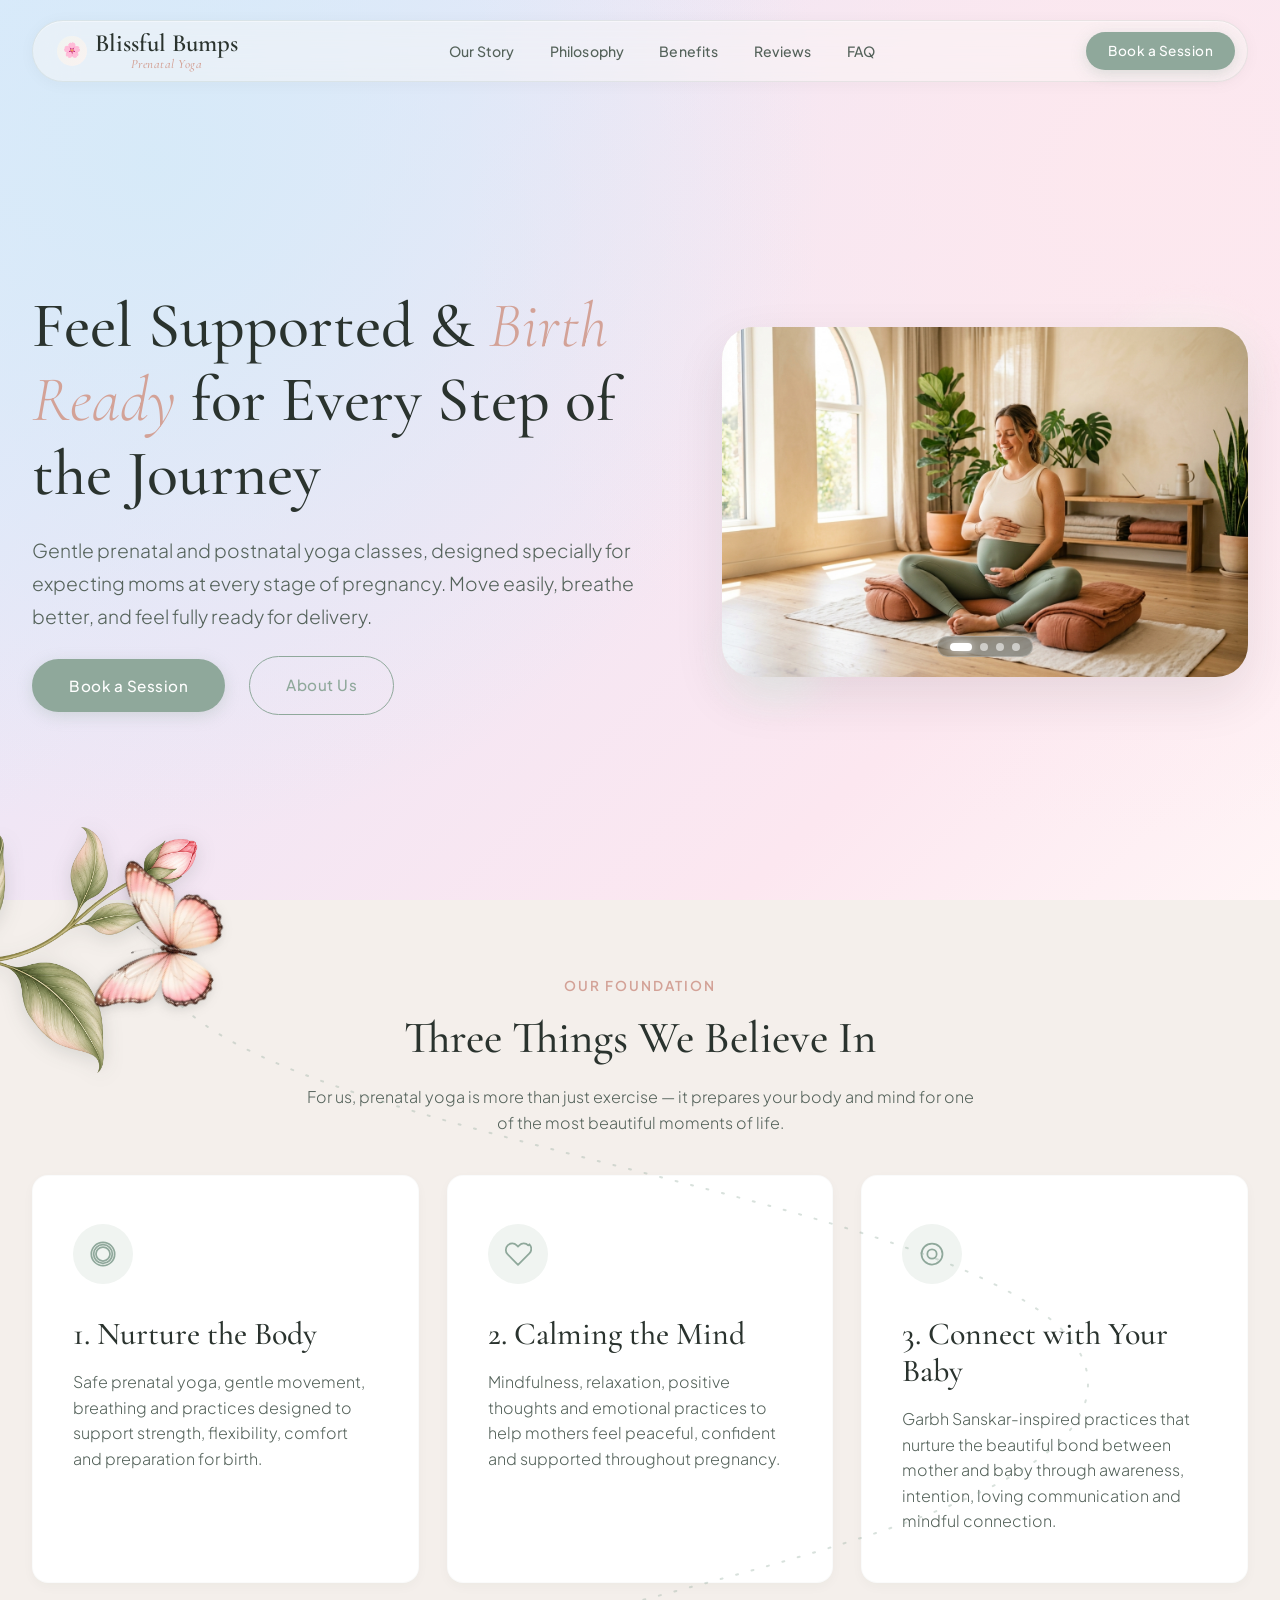
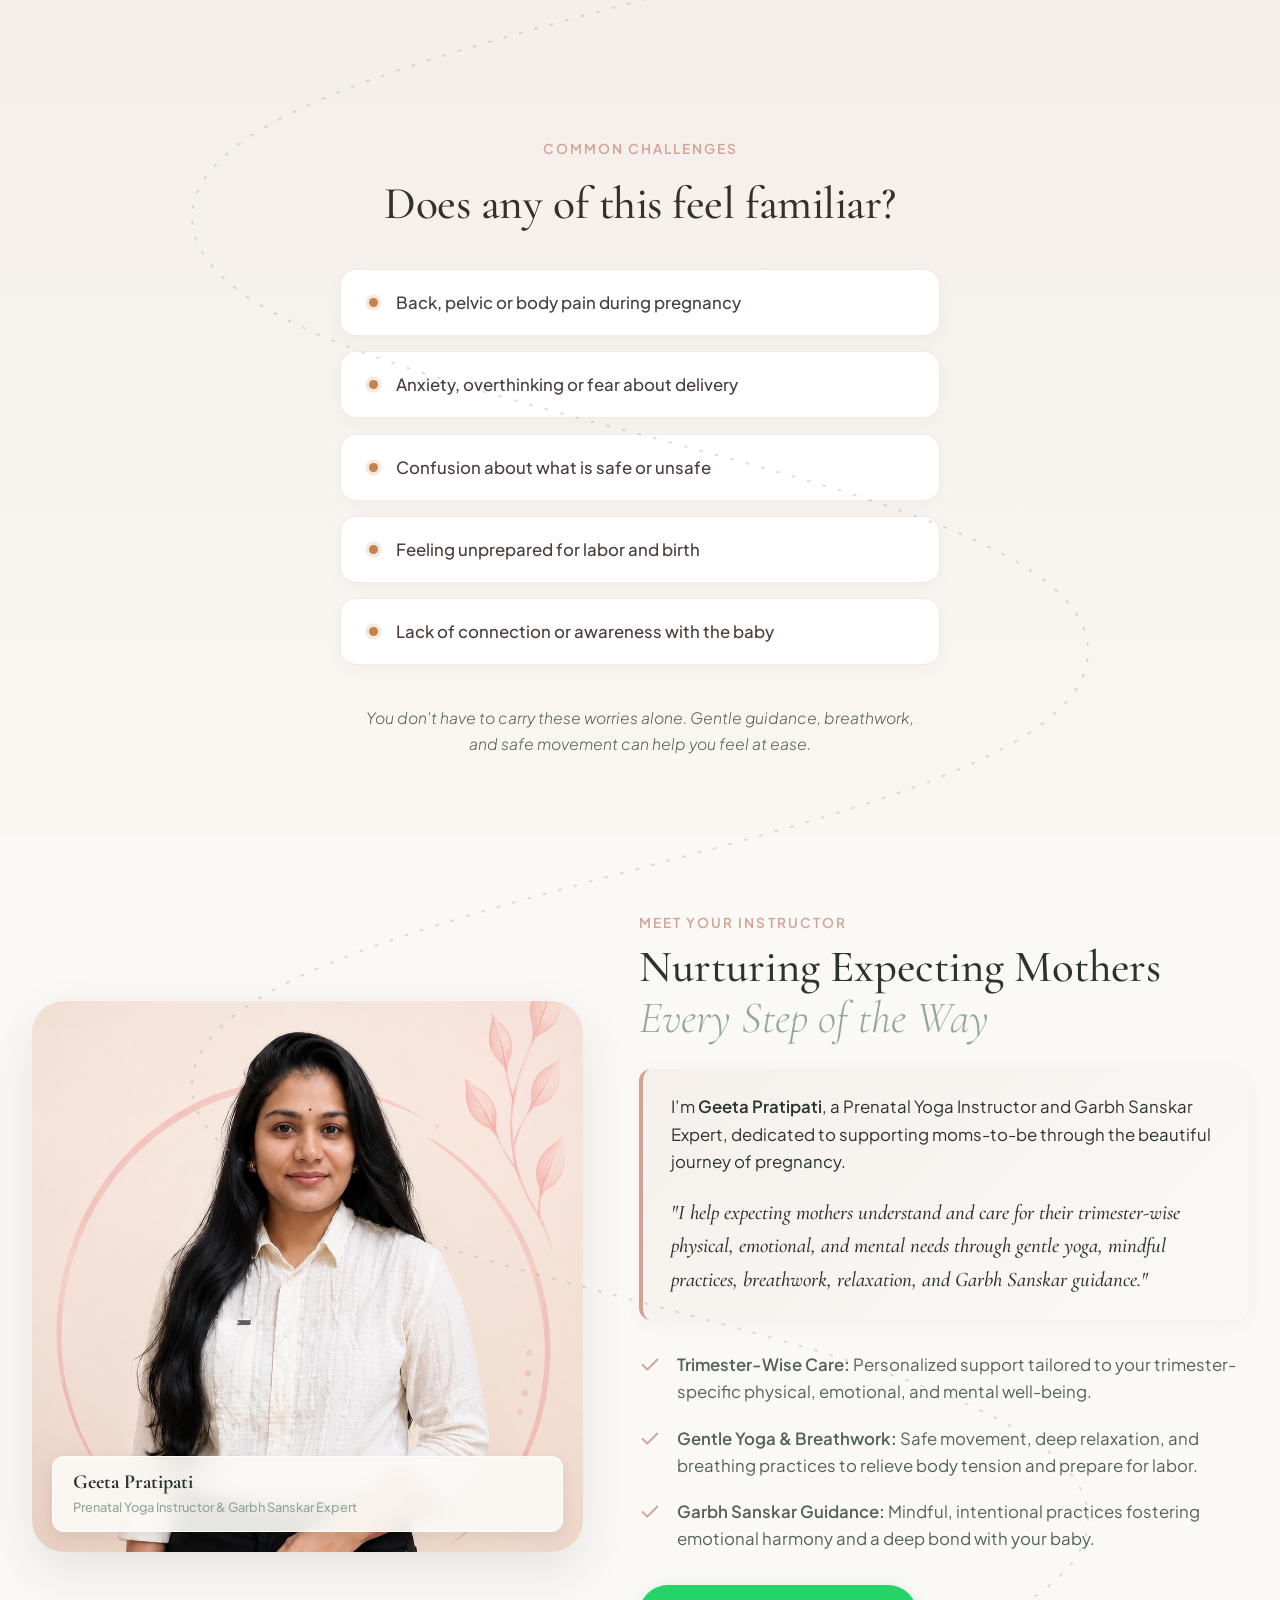
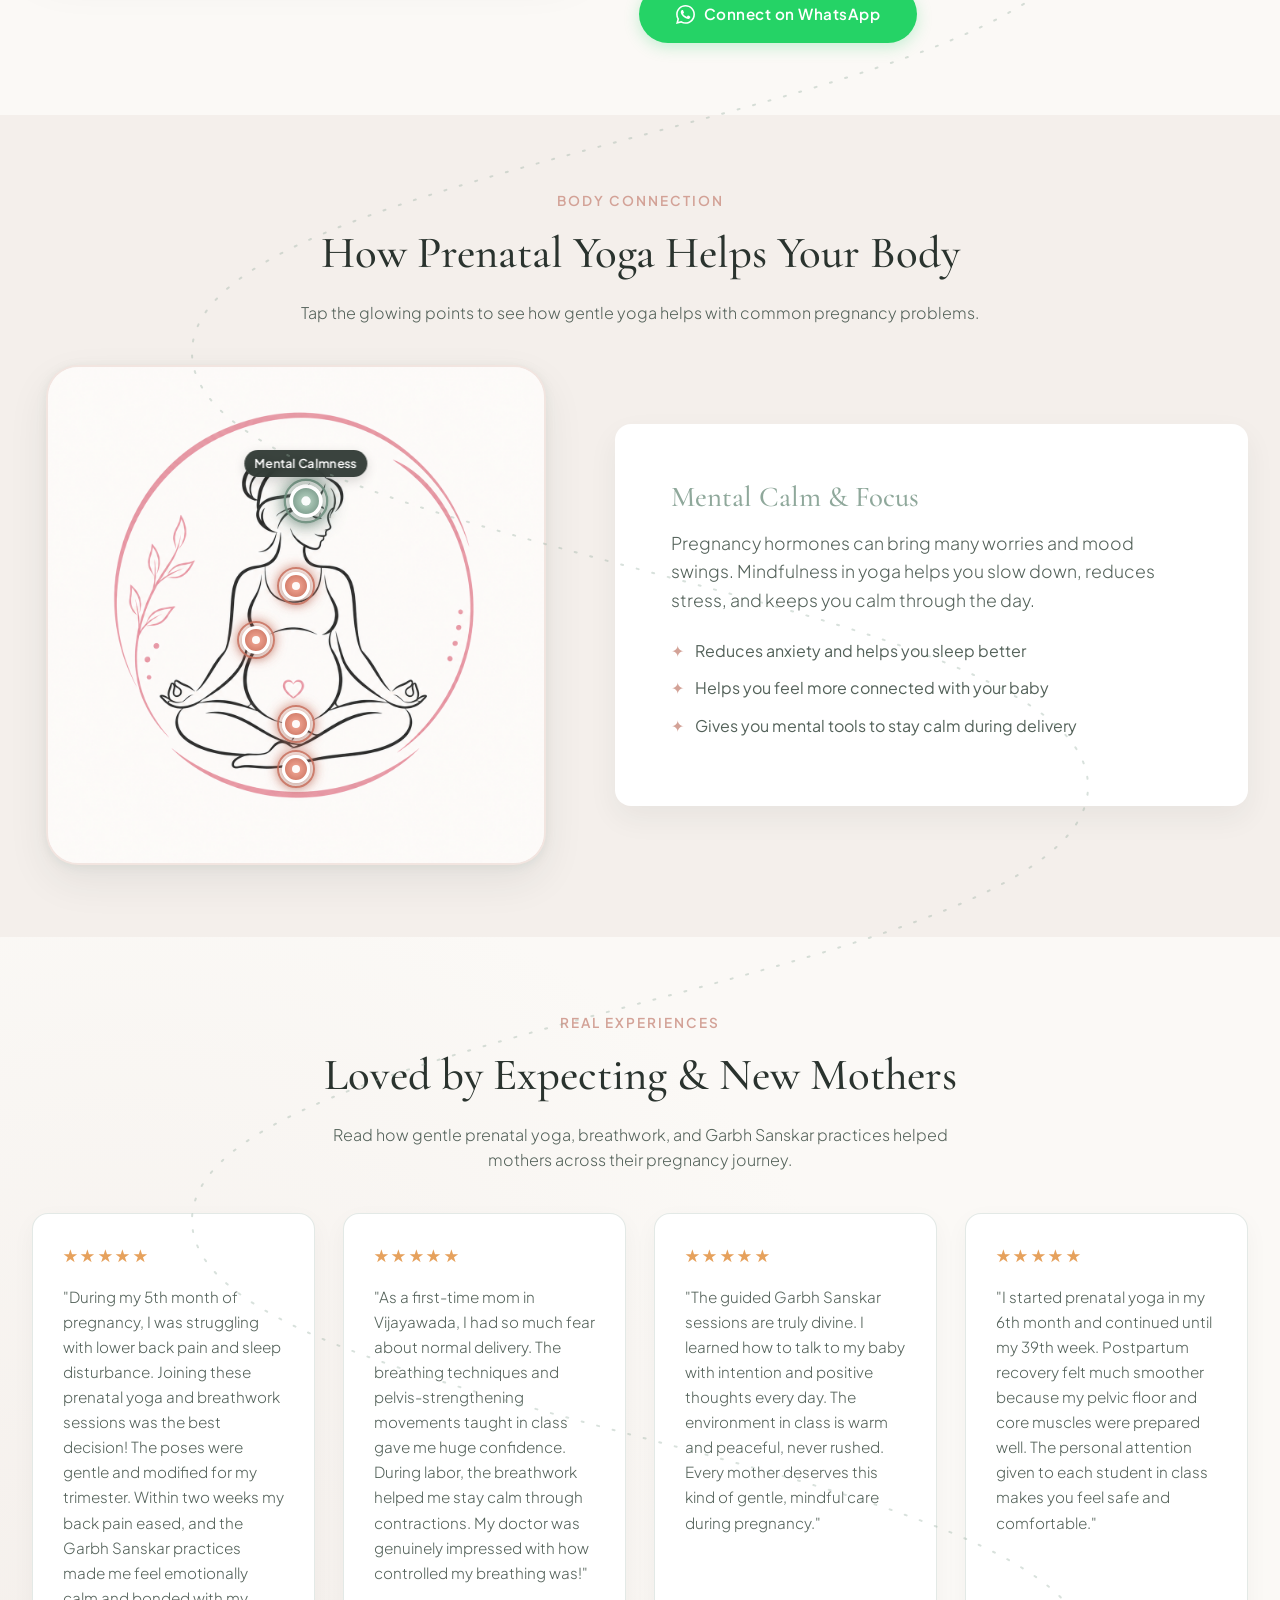
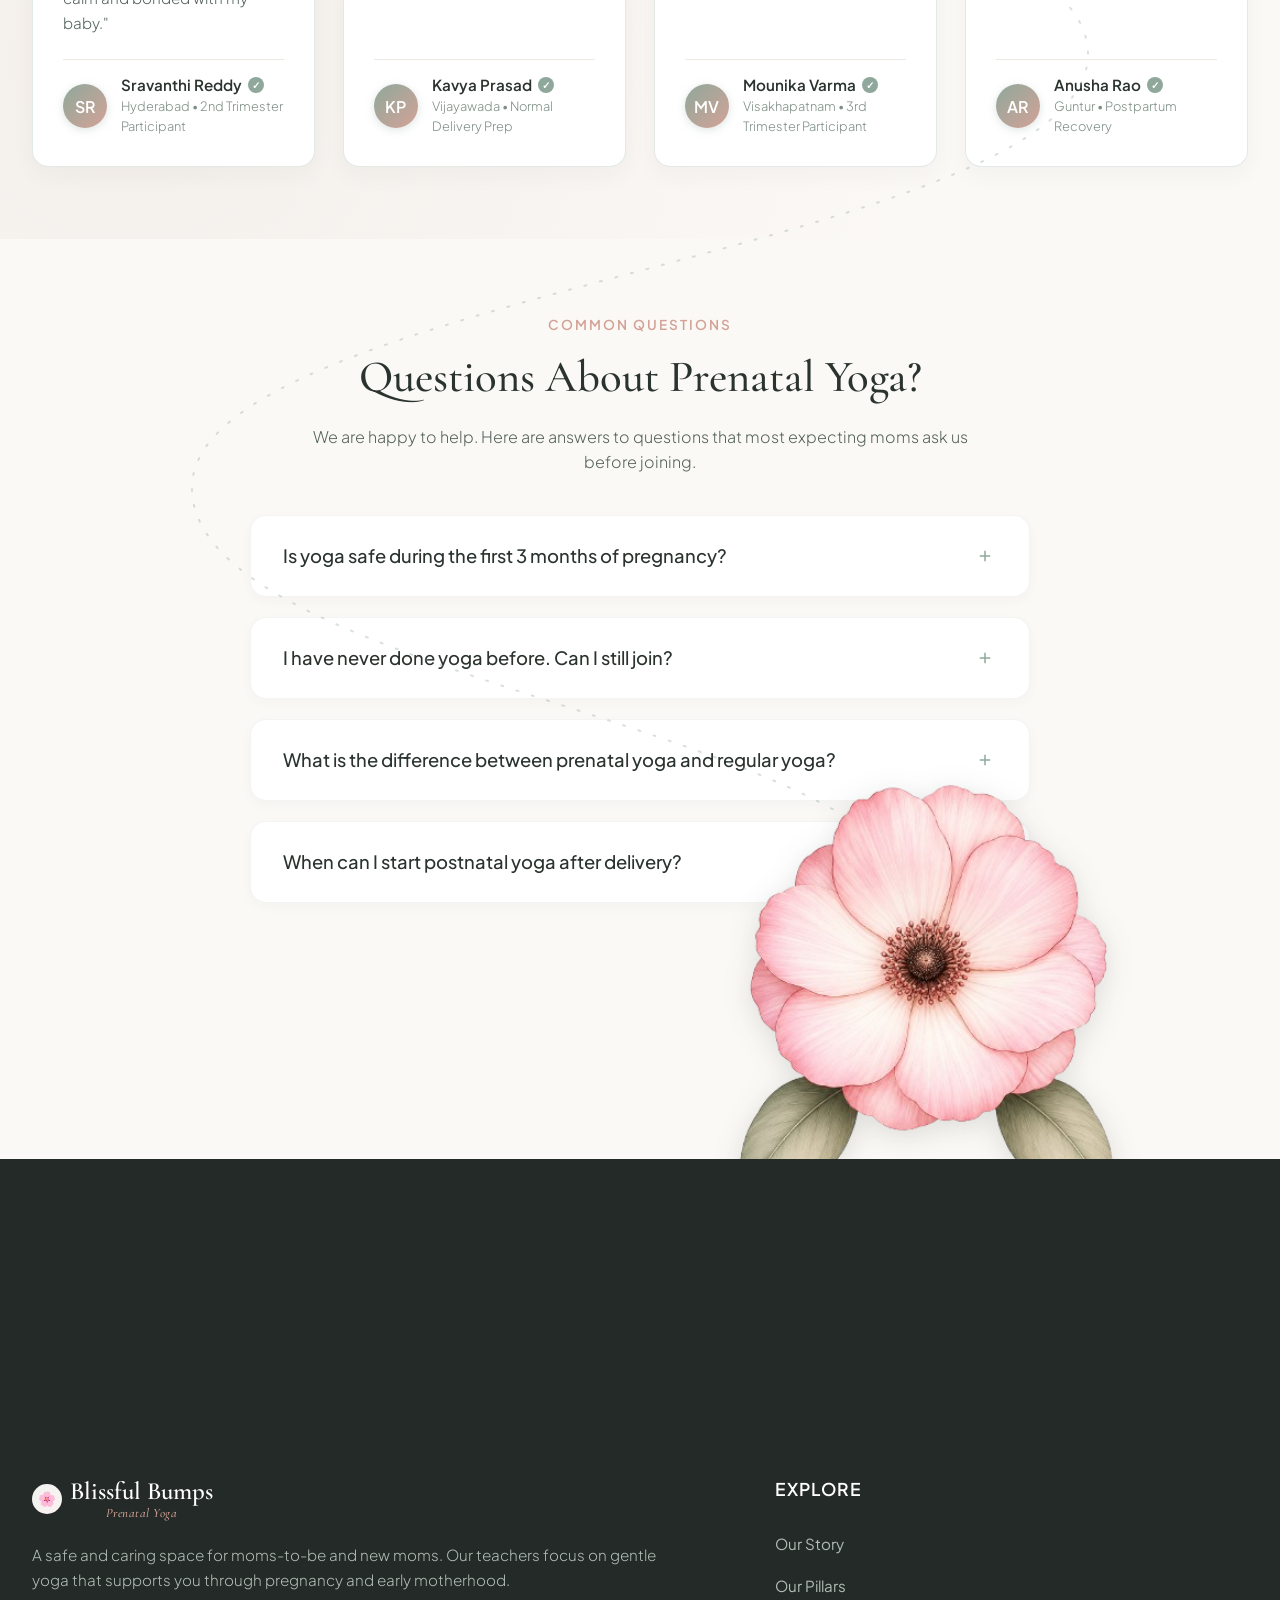
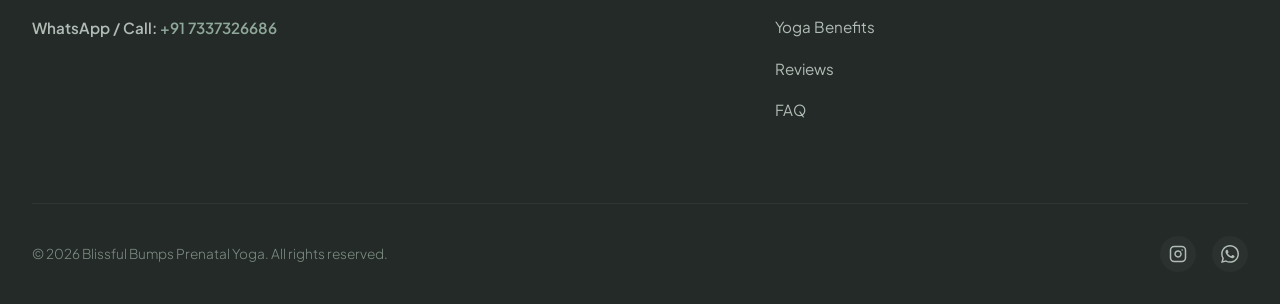
<file: index.html>
<!DOCTYPE html>
<html lang="en">

<head>
  <meta charset="UTF-8">
  <meta name="viewport" content="width=device-width, initial-scale=1.0">
  <meta name="description"
    content="Blissful Bumps Prenatal Yoga offers gentle and caring yoga classes made for pregnancy, delivery preparation, and postnatal recovery. Feel strong, calm, and supported every step of the way.">
  <meta name="keywords"
    content="prenatal yoga, pregnancy yoga, postnatal yoga, blissful bumps, pregnancy exercises, delivery preparation, new mom yoga, gentle flow, maternal wellness India">
  <meta name="author" content="Blissful Bumps Prenatal Yoga">

  <!-- Open Graph / Facebook -->
  <meta property="og:type" content="website">
  <meta property="og:url" content="https://www.blissfulbumpsyoga.com/">
  <meta property="og:title" content="Blissful Bumps Prenatal Yoga | Gentle Yoga for Expecting Moms">
  <meta property="og:description"
    content="Gentle prenatal and postnatal yoga classes made for every stage of pregnancy. Feel calm, strong, and ready for delivery.">
  <meta property="og:image" content="assets/hero.jpg">

  <!-- Twitter -->
  <meta property="twitter:card" content="summary_large_image">
  <meta property="twitter:url" content="https://www.blissfulbumpsyoga.com/">
  <meta property="twitter:title" content="Blissful Bumps Prenatal Yoga | Gentle Yoga for Expecting Moms">
  <meta property="twitter:description"
    content="Gentle prenatal and postnatal yoga classes made for every stage of pregnancy. Feel calm, strong, and ready for delivery.">
  <meta property="twitter:image" content="assets/hero.jpg">

  <title>Blissful Bumps Prenatal Yoga | Feel Strong, Calm & Ready</title>

  <!-- Stylesheets -->
  <link rel="stylesheet" href="styles.css">

  <!-- Favicon -->
  <link rel="icon" type="image/png"
    href="data:image/svg+xml,<svg xmlns=%22http://www.w3.org/2000/svg%22 viewBox=%220 0 100 100%22><text y=%22.9em%22 font-size=%2290%22>🌸</text></svg>">
</head>

<body>

  <!-- ===== PAGE LOADER SPLASH ===== -->
  <div id="page-loader" aria-hidden="true">
    <div class="loader-inner">
      <div class="loader-logo-wrapper">
        <svg class="loader-svg" viewBox="0 0 120 120" width="120" height="120">
          <circle cx="60" cy="14" r="4.5" fill="#D3A297" />
          <circle cx="99.8" cy="37" r="4.5" fill="#8FA89B" opacity="0.8" />
          <circle cx="99.8" cy="83" r="4.5" fill="#D3A297" opacity="0.6" />
          <circle cx="60" cy="106" r="4.5" fill="#8FA89B" opacity="0.8" />
          <circle cx="20.2" cy="83" r="4.5" fill="#D3A297" opacity="0.6" />
          <circle cx="20.2" cy="37" r="4.5" fill="#8FA89B" opacity="0.9" />
        </svg>
        <div class="loader-logo">🌸</div>
      </div>
      <p class="loader-brand">Blissful Bumps</p>
      <p class="loader-tagline">Prenatal Yoga</p>
    </div>
  </div>
  <!-- ===== END LOADER ===== -->

  <!-- FLOATING HEADER & NAVIGATION -->
  <header id="main-header">
    <div class="nav-pill">
      <a href="#hero" class="logo" id="nav-logo">
        <span class="logo-icon">🌸</span>
        <span class="logo-text">
          Blissful Bumps
          <small>Prenatal Yoga</small>
        </span>
      </a>

      <!-- Desktop Links -->
      <nav aria-label="Main Navigation">
        <ul class="nav-links" id="nav-links">
          <li><a href="#about" id="link-about">Our Story</a></li>
          <li><a href="#philosophy" id="link-philosophy">Philosophy</a></li>
          <li><a href="#guide" id="link-guide">Benefits</a></li>
          <li><a href="#testimonials" id="link-testimonials">Reviews</a></li>
          <li><a href="#faq" id="link-faq">FAQ</a></li>
          <!-- <li><a href="https://tagmango.app/3c40c4e946" target="_blank" rel="noopener" id="link-course-nav">Join Our
              Course</a></li> -->
          <!-- <li class="mobile-only-cta"><a href="https://tagmango.app/3c40c4e946" target="_blank" rel="noopener"
              class="btn btn-terracotta" id="link-course-mobile">Join Our Course</a></li> -->
          <li class="mobile-only-cta"><a href="#" class="open-modal-trigger" id="link-cta-mobile">Book a Session</a>
          </li>
        </ul>
      </nav>

      <div class="nav-cta">
        <!-- <a href="https://tagmango.app/3c40c4e946" target="_blank" rel="noopener" class="btn btn-terracotta"
          id="header-join-course-btn" style="padding: 0.6rem 1.3rem; font-size: 0.85rem;">Join Our Course</a> -->
        <button class="btn btn-primary open-modal-trigger" id="header-cta-btn"
          style="padding: 0.6rem 1.3rem; font-size: 0.85rem;">Book a Session</button>
      </div>

      <!-- Mobile Nav Toggle -->
      <button class="mobile-nav-toggle" id="mobile-toggle" aria-label="Toggle Navigation Menu">
        <span></span>
        <span></span>
        <span></span>
      </button>
    </div>
    <!-- Mobile overlay -->
    <div class="nav-overlay" id="nav-overlay"></div>
  </header>

  <main>

    <!-- HERO SECTION -->
    <section class="hero" id="hero">
      <div class="container hero-grid">
        <div class="hero-content reveal">
          <h1>Feel Supported & <span>Birth Ready</span> for Every Step of the Journey</h1>
          <p>Gentle prenatal and postnatal yoga classes, designed specially for expecting moms at every stage of
            pregnancy. Move easily, breathe better, and feel fully ready for delivery.</p>
          <div class="hero-ctas">
            <button class="btn btn-primary open-modal-trigger" id="hero-cta-primary">Book a Session</button>
            <!-- <a href="https://tagmango.app/3c40c4e946" target="_blank" rel="noopener" class="btn btn-terracotta"
              id="hero-cta-join-course">Join Our Course</a> -->
            <a href="#about" class="btn btn-secondary" id="hero-cta-secondary">About Us</a>
          </div>
        </div>

        <div class="hero-visual reveal" style="transition-delay: 0.2s;">
          <div class="decorative-blob-1"></div>
          <div class="decorative-blob-2"></div>
          <div class="image-wrapper hero-slider" id="hero-slider">
            <div class="hero-slides">
              <img src="assets/hero.jpg" alt="A pregnant woman doing peaceful yoga stretching" class="hero-slide active"
                loading="eager">
              <img src="assets/flow.jpg" alt="Gentle yoga flow postures for expecting mothers" class="hero-slide"
                loading="lazy">
              <img src="assets/postnatal.jpg" alt="Postnatal mother and baby recovery yoga" class="hero-slide"
                loading="lazy">
              <img src="assets/restorative.jpg" alt="Restorative yoga with gentle props" class="hero-slide"
                loading="lazy">
            </div>
            <div class="hero-slider-dots" id="hero-slider-dots">
              <button class="dot active" data-index="0" aria-label="Slide 1"></button>
              <button class="dot" data-index="1" aria-label="Slide 2"></button>
              <button class="dot" data-index="2" aria-label="Slide 3"></button>
              <button class="dot" data-index="3" aria-label="Slide 4"></button>
            </div>
            <button class="hero-slide-nav prev" id="hero-prev-btn" aria-label="Previous slide">&#10094;</button>
            <button class="hero-slide-nav next" id="hero-next-btn" aria-label="Next slide">&#10095;</button>
          </div>
        </div>
      </div>
    </section>

    <!-- CORE PHILOSOPHY / PILLARS -->
    <section class="pillars" id="philosophy">
      <div class="container">
        <div class="section-header reveal">
          <span>Our Foundation</span>
          <h2>Three Things We Believe In</h2>
          <p>For us, prenatal yoga is more than just exercise — it prepares your body and mind for one of the most
            beautiful moments of life.</p>
        </div>

        <div class="pillars-grid">
          <!-- Pillar 1 -->
          <div class="pillar-card reveal">
            <div class="pillar-icon">
              <svg width="28" height="28" viewBox="0 0 24 24" fill="none" stroke="currentColor" stroke-width="1.5"
                stroke-linecap="round" stroke-linejoin="round">
                <path d="M12 2a10 10 0 1 0 10 10A10 10 0 0 0 12 2zm0 18a8 8 0 1 1 8-8 8 8 0 0 1-8 8z" />
                <path d="M12 6a6 6 0 0 0-6 6c0 3.3 2.7 6 6 6s6-2.7 6-6a6 6 0 0 0-6-6z" />
              </svg>
            </div>
            <h3>1. Nurture the Body</h3>
            <p>Safe prenatal yoga, gentle movement, breathing and practices designed to support strength, flexibility,
              comfort and preparation for birth.</p>
          </div>

          <!-- Pillar 2 -->
          <div class="pillar-card reveal" style="transition-delay: 0.15s;">
            <div class="pillar-icon">
              <svg width="28" height="28" viewBox="0 0 24 24" fill="none" stroke="currentColor" stroke-width="1.5"
                stroke-linecap="round" stroke-linejoin="round">
                <path
                  d="M20.84 4.61a5.5 5.5 0 0 0-7.78 0L12 5.67l-1.06-1.06a5.5 5.5 0 0 0-7.78 7.78l1.06 1.06L12 21.23l8.72-8.72 1.06-1.06a5.5 5.5 0 0 0 0-7.78z" />
              </svg>
            </div>
            <h3>2. Calming the Mind</h3>
            <p>Mindfulness, relaxation, positive thoughts and emotional practices to help mothers feel peaceful,
              confident and supported throughout pregnancy.</p>
          </div>

          <!-- Pillar 3 -->
          <div class="pillar-card reveal" style="transition-delay: 0.3s;">
            <div class="pillar-icon">
              <svg width="28" height="28" viewBox="0 0 24 24" fill="none" stroke="currentColor" stroke-width="1.5"
                stroke-linecap="round" stroke-linejoin="round">
                <path d="M12 21a9 9 0 1 0 0-18 9 9 0 0 0 0 18z" />
                <path d="M12 8a4 4 0 1 0 0 8 4 4 0 0 0 0-8z" />
              </svg>
            </div>
            <h3>3. Connect with Your Baby</h3>
            <p>Garbh Sanskar-inspired practices that nurture the beautiful bond between mother and baby through
              awareness, intention, loving communication and mindful connection.</p>
          </div>
        </div>
      </div>
    </section>

    <!-- COMMON CONCERNS / "DOES ANY OF THIS FEEL FAMILIAR?" -->
    <section class="common-problems" id="challenges">
      <div class="container">
        <div class="section-header reveal">
          <span>Common Challenges</span>
          <h2>Does any of this feel familiar?</h2>
        </div>

        <div class="familiar-cards-list">
          <!-- Item 1 -->
          <div class="familiar-card reveal">
            <span class="familiar-dot" aria-hidden="true"></span>
            <p>Back, pelvic or body pain during pregnancy</p>
          </div>

          <!-- Item 2 -->
          <div class="familiar-card reveal" style="transition-delay: 0.1s;">
            <span class="familiar-dot" aria-hidden="true"></span>
            <p>Anxiety, overthinking or fear about delivery</p>
          </div>

          <!-- Item 3 -->
          <div class="familiar-card reveal" style="transition-delay: 0.15s;">
            <span class="familiar-dot" aria-hidden="true"></span>
            <p>Confusion about what is safe or unsafe</p>
          </div>

          <!-- Item 4 -->
          <div class="familiar-card reveal" style="transition-delay: 0.2s;">
            <span class="familiar-dot" aria-hidden="true"></span>
            <p>Feeling unprepared for labor and birth</p>
          </div>

          <!-- Item 5 -->
          <div class="familiar-card reveal" style="transition-delay: 0.25s;">
            <span class="familiar-dot" aria-hidden="true"></span>
            <p>Lack of connection or awareness with the baby</p>
          </div>
        </div>

        <div class="familiar-footer reveal" style="transition-delay: 0.3s;">
          <p class="familiar-footer-text">You don't have to carry these worries alone. Gentle guidance, breathwork, and
            safe movement can help you feel at ease.</p>
        </div>
      </div>
    </section>

    <!-- ABOUT SECTION -->
    <section class="about" id="about">
      <div class="container about-grid">
        <div class="about-visual reveal">
          <div class="about-image-wrapper">
            <img src="assets/teacher.png" alt="Geeta Pratipati - Prenatal Yoga Instructor & Garbh Sanskar Expert"
              id="about-img">
            <div class="trainer-badge-overlay">
              <span class="trainer-name">Geeta Pratipati</span>
              <span class="trainer-title">Prenatal Yoga Instructor & Garbh Sanskar Expert</span>
            </div>
          </div>
        </div>

        <div class="about-content reveal" style="transition-delay: 0.2s;">
          <span class="trainer-eyebrow">Meet Your Instructor</span>
          <h2>Nurturing Expecting Mothers <span>Every Step of the Way</span></h2>

          <div class="about-mission-box">
            <p class="about-lead-intro">
              I’m <strong>Geeta Pratipati</strong>, a Prenatal Yoga Instructor and Garbh Sanskar Expert, dedicated to
              supporting moms-to-be through the beautiful journey of pregnancy.
            </p>
            <p class="about-quote">
              "I help expecting mothers understand and care for their trimester-wise physical, emotional, and mental
              needs through gentle yoga, mindful practices, breathwork, relaxation, and Garbh Sanskar guidance."
            </p>
          </div>

          <ul class="about-bullets">
            <li>
              <svg viewBox="0 0 24 24" fill="none" stroke="currentColor" stroke-width="2" stroke-linecap="round"
                stroke-linejoin="round">
                <polyline points="20 6 9 17 4 12" />
              </svg>
              <span><strong>Trimester-Wise Care:</strong> Personalized support tailored to your trimester-specific
                physical, emotional, and mental well-being.</span>
            </li>
            <li>
              <svg viewBox="0 0 24 24" fill="none" stroke="currentColor" stroke-width="2" stroke-linecap="round"
                stroke-linejoin="round">
                <polyline points="20 6 9 17 4 12" />
              </svg>
              <span><strong>Gentle Yoga & Breathwork:</strong> Safe movement, deep relaxation, and breathing practices
                to relieve body tension and prepare for labor.</span>
            </li>
            <li>
              <svg viewBox="0 0 24 24" fill="none" stroke="currentColor" stroke-width="2" stroke-linecap="round"
                stroke-linejoin="round">
                <polyline points="20 6 9 17 4 12" />
              </svg>
              <span><strong>Garbh Sanskar Guidance:</strong> Mindful, intentional practices fostering emotional harmony
                and a deep bond with your baby.</span>
            </li>
          </ul>

          <div class="about-ctas">
            <a href="https://wa.me/917337326686?text=Hi%20Geeta%2C%20I%20would%20like%20to%20know%20more%20about%20Blissful%20Bumps%20Prenatal%20Yoga%20classes."
              target="_blank" rel="noopener" class="btn btn-whatsapp" id="about-wa-btn">
              <svg viewBox="0 0 24 24" width="19" height="19" fill="currentColor">
                <path
                  d="M.057 24l1.687-6.163c-1.041-1.804-1.588-3.849-1.587-5.946.003-6.556 5.338-11.891 11.893-11.891 3.181.001 6.167 1.24 8.413 3.488 2.245 2.248 3.481 5.236 3.48 8.414-.003 6.557-5.338 11.892-11.893 11.892-1.99-.001-3.951-.5-5.688-1.448l-6.305 1.654zm6.597-3.807c1.676.995 3.276 1.591 5.392 1.592 5.448 0 9.886-4.434 9.889-9.885.002-5.462-4.415-9.89-9.881-9.892-5.452 0-9.887 4.434-9.889 9.884-.001 2.225.651 3.891 1.746 5.634l-.999 3.648 3.742-.981zm11.387-5.464c-.074-.124-.272-.198-.57-.347-.297-.149-1.758-.868-2.031-.967-.272-.099-.47-.149-.669.149-.198.297-.768.967-.941 1.165-.173.198-.347.223-.644.074-.297-.149-1.255-.462-2.39-1.475-.883-.788-1.48-1.761-1.653-2.059-.173-.297-.018-.458.13-.606.134-.133.297-.347.446-.521.151-.172.2-.296.3-.495.099-.198.05-.372-.025-.521-.075-.148-.669-1.611-.916-2.206-.242-.579-.487-.501-.669-.51l-.57-.01c-.198 0-.52.074-.792.372s-1.04 1.016-1.04 2.479 1.065 2.876 1.213 3.074c.149.198 2.095 3.2 5.076 4.487.709.306 1.263.489 1.694.626.712.226 1.36.194 1.872.118.571-.085 1.758-.719 2.006-1.413.248-.695.248-1.29.173-1.414z" />
              </svg>
              <span>Connect on WhatsApp</span>
            </a>
          </div>
        </div>
      </div>
    </section>

    <!-- INTERACTIVE BENEFIT GUIDE -->
    <section class="anatomy-guide" id="guide">
      <div class="container">
        <div class="section-header reveal">
          <span>Body Connection</span>
          <h2>How Prenatal Yoga Helps Your Body</h2>
          <p>Tap the glowing points to see how gentle yoga helps with common pregnancy problems.</p>
        </div>

        <div class="guide-grid">

          <!-- Silhouette Visual Map -->
          <div class="interactive-body-map reveal">
            <div class="silhouette-container">
              <img src="assets/chakra.jpg" alt="Meditating pregnant mother" id="guide-meditation-img">

              <!-- Glowing Hotspots corresponding to benefit cards -->
              <div class="map-hotspot hotspot-mind active" data-benefit="mind" role="button" tabindex="0"
                aria-label="Mental Calm & Focus">
                <div class="hotspot-trigger"></div>
                <span class="hotspot-tooltip">Mental Calmness</span>
              </div>

              <div class="map-hotspot hotspot-breath" data-benefit="breath" role="button" tabindex="0"
                aria-label="Breathing Better">
                <div class="hotspot-trigger"></div>
                <span class="hotspot-tooltip">Breathing</span>
              </div>

              <div class="map-hotspot hotspot-back" data-benefit="back" role="button" tabindex="0"
                aria-label="Back Pain Relief">
                <div class="hotspot-trigger"></div>
                <span class="hotspot-tooltip">Back Relief</span>
              </div>

              <div class="map-hotspot hotspot-pelvic" data-benefit="pelvic" role="button" tabindex="0"
                aria-label="Pelvic Floor Strength">
                <div class="hotspot-trigger"></div>
                <span class="hotspot-tooltip">Pelvic Floor</span>
              </div>

              <div class="map-hotspot hotspot-legs" data-benefit="legs" role="button" tabindex="0"
                aria-label="Leg Strength & Swelling">
                <div class="hotspot-trigger"></div>
                <span class="hotspot-tooltip">Leg Strength</span>
              </div>
            </div>
          </div>

          <!-- Details Card -->
          <div class="guide-details reveal" style="transition-delay: 0.2s;">

            <!-- Mind Benefit Card -->
            <div class="guide-info-card active" id="benefit-mind">
              <h3>Mental Calm & Focus</h3>
              <p>Pregnancy hormones can bring many worries and mood swings. Mindfulness in yoga helps you slow down,
                reduces stress, and keeps you calm through the day.</p>
              <ul>
                <li>Reduces anxiety and helps you sleep better</li>
                <li>Helps you feel more connected with your baby</li>
                <li>Gives you mental tools to stay calm during delivery</li>
              </ul>
            </div>

            <!-- Breath Benefit Card -->
            <div class="guide-info-card" id="benefit-breath">
              <h3>Breathing Better</h3>
              <p>As your belly grows, breathing can feel a little tight. Yoga helps you breathe more fully, which also
                helps a lot during labor pains.</p>
              <ul>
                <li>Improves oxygen flow for you and your baby</li>
                <li>Calms the nervous system through deep breathing</li>
                <li>Teaches you how to breathe through contractions naturally</li>
              </ul>
            </div>

            <!-- Back Benefit Card -->
            <div class="guide-info-card" id="benefit-back">
              <h3>Back Pain Relief</h3>
              <p>Back pain is very common in pregnancy because of the extra weight in front. Yoga postures gently align
                your pelvis and spine to reduce this pain.</p>
              <ul>
                <li>Strengthens the muscles that support your back</li>
                <li>Reduces sciatic nerve pain common in later stages</li>
                <li>Helps baby move into the right position for delivery</li>
              </ul>
            </div>

            <!-- Pelvic Benefit Card -->
            <div class="guide-info-card" id="benefit-pelvic">
              <h3>Pelvic Floor Strength</h3>
              <p>The weight of the baby puts a lot of pressure on the pelvic area. Yoga teaches you how to gently
                strengthen and also fully relax these muscles — both of which are important for delivery.</p>
              <ul>
                <li>Supports your pelvic organs through pregnancy weight</li>
                <li>Reduces the risk of tearing during delivery</li>
                <li>Speeds up recovery of the pelvic area after birth</li>
              </ul>
            </div>

            <!-- Legs Benefit Card -->
            <div class="guide-info-card" id="benefit-legs">
              <h3>Leg Strength & Swelling</h3>
              <p>More blood in your body during pregnancy can cause swollen legs and feet, and painful cramps at night.
                Standing yoga poses improve circulation and help keep your legs strong for delivery.</p>
              <ul>
                <li>Stretches calf muscles to prevent nighttime leg cramps</li>
                <li>Builds strong legs for squatting during active delivery</li>
                <li>Reduces swelling in ankles and feet</li>
              </ul>
            </div>

          </div>

        </div>
      </div>
    </section>

    <!-- REVIEWS & TESTIMONIALS SECTION -->
    <section class="testimonials" id="testimonials">
      <div class="container">
        <div class="section-header reveal">
          <span>Real Experiences</span>
          <h2>Loved by Expecting & New Mothers</h2>
          <p>Read how gentle prenatal yoga, breathwork, and Garbh Sanskar practices helped mothers across their
            pregnancy journey.</p>
        </div>

        <div class="reviews-grid">

          <!-- Review 1 -->
          <div class="review-card reveal">
            <div>
              <div class="review-stars" aria-label="5 out of 5 stars">
                ★★★★★
              </div>
              <p class="review-text">
                "During my 5th month of pregnancy, I was struggling with lower back pain and sleep disturbance. Joining
                these prenatal yoga and breathwork sessions was the best decision! The poses were gentle and modified
                for my trimester. Within two weeks my back pain eased, and the Garbh Sanskar practices made me feel
                emotionally calm and bonded with my baby."
              </p>
            </div>
            <div class="review-author-box">
              <div class="author-avatar">SR</div>
              <div class="author-details">
                <h4>Sravanthi Reddy <span class="verified-badge" title="Verified Participant">✓</span></h4>
                <p>Hyderabad • 2nd Trimester Participant</p>
              </div>
            </div>
          </div>

          <!-- Review 2 -->
          <div class="review-card reveal" style="transition-delay: 0.15s;">
            <div>
              <div class="review-stars" aria-label="5 out of 5 stars">
                ★★★★★
              </div>
              <p class="review-text">
                "As a first-time mom in Vijayawada, I had so much fear about normal delivery. The breathing techniques
                and pelvis-strengthening movements taught in class gave me huge confidence. During labor, the breathwork
                helped me stay calm through contractions. My doctor was genuinely impressed with how controlled my
                breathing was!"
              </p>
            </div>
            <div class="review-author-box">
              <div class="author-avatar">KP</div>
              <div class="author-details">
                <h4>Kavya Prasad <span class="verified-badge" title="Verified Participant">✓</span></h4>
                <p>Vijayawada • Normal Delivery Prep</p>
              </div>
            </div>
          </div>

          <!-- Review 3 -->
          <div class="review-card reveal" style="transition-delay: 0.3s;">
            <div>
              <div class="review-stars" aria-label="5 out of 5 stars">
                ★★★★★
              </div>
              <p class="review-text">
                "The guided Garbh Sanskar sessions are truly divine. I learned how to talk to my baby with intention and
                positive thoughts every day. The environment in class is warm and peaceful, never rushed. Every mother
                deserves this kind of gentle, mindful care during pregnancy."
              </p>
            </div>
            <div class="review-author-box">
              <div class="author-avatar">MV</div>
              <div class="author-details">
                <h4>Mounika Varma <span class="verified-badge" title="Verified Participant">✓</span></h4>
                <p>Visakhapatnam • 3rd Trimester Participant</p>
              </div>
            </div>
          </div>

          <!-- Review 4 -->
          <div class="review-card reveal" style="transition-delay: 0.45s;">
            <div>
              <div class="review-stars" aria-label="5 out of 5 stars">
                ★★★★★
              </div>
              <p class="review-text">
                "I started prenatal yoga in my 6th month and continued until my 39th week. Postpartum recovery felt much
                smoother because my pelvic floor and core muscles were prepared well. The personal attention given to
                each student in class makes you feel safe and comfortable."
              </p>
            </div>
            <div class="review-author-box">
              <div class="author-avatar">AR</div>
              <div class="author-details">
                <h4>Anusha Rao <span class="verified-badge" title="Verified Participant">✓</span></h4>
                <p>Guntur • Postpartum Recovery</p>
              </div>
            </div>
          </div>

        </div>
      </div>
    </section>

    <!-- FAQ ACCORDION -->
    <section class="faq" id="faq">
      <div class="container">
        <div class="section-header reveal">
          <span>Common Questions</span>
          <h2>Questions About Prenatal Yoga?</h2>
          <p>We are happy to help. Here are answers to questions that most expecting moms ask us before joining.</p>
        </div>

        <div class="faq-container reveal">

          <!-- FAQ 1 -->
          <div class="faq-item">
            <div class="faq-header" id="faq-q1">
              <h3>Is yoga safe during the first 3 months of pregnancy?</h3>
              <div class="faq-icon">
                <svg viewBox="0 0 24 24" fill="none" stroke="currentColor" stroke-width="2">
                  <line x1="12" y1="5" x2="12" y2="19" />
                  <line x1="5" y1="12" x2="19" y2="12" />
                </svg>
              </div>
            </div>
            <div class="faq-body">
              <div class="faq-content">
                Yes, prenatal yoga is generally very safe. In the first trimester, when tiredness and nausea are most
                common, we focus on grounding poses, breathing exercises, and gentle stretches. We always recommend
                checking with your doctor or gynecologist before starting any new exercise during pregnancy.
              </div>
            </div>
          </div>

          <!-- FAQ 2 -->
          <div class="faq-item">
            <div class="faq-header" id="faq-q2">
              <h3>I have never done yoga before. Can I still join?</h3>
              <div class="faq-icon">
                <svg viewBox="0 0 24 24" fill="none" stroke="currentColor" stroke-width="2">
                  <line x1="12" y1="5" x2="12" y2="19" />
                  <line x1="5" y1="12" x2="19" y2="12" />
                </svg>
              </div>
            </div>
            <div class="faq-body">
              <div class="faq-content">
                Yes, absolutely! Most of our students are complete beginners who have never done yoga before pregnancy.
                Our prenatal yoga is gentle, non-competitive, and very beginner-friendly. We use props like cushions,
                blocks, and straps to make every pose comfortable and safe for you.
              </div>
            </div>
          </div>

          <!-- FAQ 3 -->
          <div class="faq-item">
            <div class="faq-header" id="faq-q3">
              <h3>What is the difference between prenatal yoga and regular yoga?</h3>
              <div class="faq-icon">
                <svg viewBox="0 0 24 24" fill="none" stroke="currentColor" stroke-width="2">
                  <line x1="12" y1="5" x2="12" y2="19" />
                  <line x1="5" y1="12" x2="19" y2="12" />
                </svg>
              </div>
            </div>
            <div class="faq-body">
              <div class="faq-content">
                Prenatal yoga avoids poses where you lie on your tummy, lie flat on your back for too long, do deep
                twists, or do intense backbends. Instead we focus on opening the hips, easing lower back pressure,
                strengthening the pelvic area, and deep breathing — all things that really help during pregnancy.
              </div>
            </div>
          </div>

          <!-- FAQ 4 -->
          <div class="faq-item">
            <div class="faq-header" id="faq-q4">
              <h3>When can I start postnatal yoga after delivery?</h3>
              <div class="faq-icon">
                <svg viewBox="0 0 24 24" fill="none" stroke="currentColor" stroke-width="2">
                  <line x1="12" y1="5" x2="12" y2="19" />
                  <line x1="5" y1="12" x2="19" y2="12" />
                </svg>
              </div>
            </div>
            <div class="faq-body">
              <div class="faq-content">
                We generally suggest waiting at least 6 weeks after a normal delivery, and 8 to 10 weeks after a
                C-section, once your doctor has given you the go-ahead. Our postnatal classes begin very gently,
                focusing on core recovery, posture correction, and pelvic floor strengthening at your own pace.
              </div>
            </div>
          </div>

        </div>
      </div>
    </section>

  </main>

  <!-- FOOTER SECTION -->
  <footer>
    <div class="container footer-grid">

      <!-- Brand & Info -->
      <div class="footer-brand">
        <a href="#hero" class="logo">
          <span class="logo-icon">🌸</span>
          <span class="logo-text">
            Blissful Bumps
            <small>Prenatal Yoga</small>
          </span>
        </a>
        <p>A safe and caring space for moms-to-be and new moms. Our teachers focus on gentle yoga that supports you
          through pregnancy and early motherhood.</p>
        <p class="footer-contact"><strong>WhatsApp / Call:</strong> <a href="https://wa.me/917337326686" target="_blank"
            rel="noopener">+91 7337326686</a></p>
      </div>

      <!-- Quick Links -->
      <div class="footer-links">
        <h3>Explore</h3>
        <ul class="footer-nav">
          <li><a href="#about">Our Story</a></li>
          <li><a href="#philosophy">Our Pillars</a></li>
          <li><a href="#guide">Yoga Benefits</a></li>
          <li><a href="#testimonials">Reviews</a></li>
          <li><a href="#faq">FAQ</a></li>
        </ul>
      </div>

    </div>

    <!-- Footer Bottom -->
    <div class="container footer-bottom">
      <p>&copy; 2026 Blissful Bumps Prenatal Yoga. All rights reserved.</p>
      <div class="footer-socials">
        <a href="https://www.instagram.com/blissful_bumpsyoga" target="_blank" rel="noopener" class="social-link"
          aria-label="Instagram">
          <svg width="18" height="18" viewBox="0 0 24 24" fill="none" stroke="currentColor" stroke-width="2"
            stroke-linecap="round" stroke-linejoin="round">
            <rect x="2" y="2" width="20" height="20" rx="5" ry="5" />
            <path d="M16 11.37A4 4 0 1 1 12.63 8 4 4 0 0 1 16 11.37z" />
            <line x1="17.5" y1="6.5" x2="17.51" y2="6.5" />
          </svg>
        </a>
        <a href="https://wa.me/917337326686" target="_blank" rel="noopener" class="social-link"
          aria-label="WhatsApp (+91 7337326686)">
          <svg width="18" height="18" viewBox="0 0 24 24" fill="currentColor">
            <path
              d="M.057 24l1.687-6.163c-1.041-1.804-1.588-3.849-1.587-5.946.003-6.556 5.338-11.891 11.893-11.891 3.181.001 6.167 1.24 8.413 3.488 2.245 2.248 3.481 5.236 3.48 8.414-.003 6.557-5.338 11.892-11.893 11.892-1.99-.001-3.951-.5-5.688-1.448l-6.305 1.654zm6.597-3.807c1.676.995 3.276 1.591 5.392 1.592 5.448 0 9.886-4.434 9.889-9.885.002-5.462-4.415-9.89-9.881-9.892-5.452 0-9.887 4.434-9.889 9.884-.001 2.225.651 3.891 1.746 5.634l-.999 3.648 3.742-.981zm11.387-5.464c-.074-.124-.272-.198-.57-.347-.297-.149-1.758-.868-2.031-.967-.272-.099-.47-.149-.669.149-.198.297-.768.967-.941 1.165-.173.198-.347.223-.644.074-.297-.149-1.255-.462-2.39-1.475-.883-.788-1.48-1.761-1.653-2.059-.173-.297-.018-.458.13-.606.134-.133.297-.347.446-.521.151-.172.2-.296.3-.495.099-.198.05-.372-.025-.521-.075-.148-.669-1.611-.916-2.206-.242-.579-.487-.501-.669-.51l-.57-.01c-.198 0-.52.074-.792.372s-1.04 1.016-1.04 2.479 1.065 2.876 1.213 3.074c.149.198 2.095 3.2 5.076 4.487.709.306 1.263.489 1.694.626.712.226 1.36.194 1.872.118.571-.085 1.758-.719 2.006-1.413.248-.695.248-1.29.173-1.414z" />
          </svg>
        </a>
      </div>
    </div>
  </footer>

  <!-- INTERACTIVE BOOKING MODAL -->
  <div class="modal-overlay" id="booking-modal">
    <div class="modal-container">
      <button class="modal-close" id="modal-close-btn" aria-label="Close booking modal">
        <svg viewBox="0 0 24 24" fill="none" stroke="currentColor" stroke-width="2">
          <line x1="18" y1="6" x2="6" y2="18" />
          <line x1="6" y1="6" x2="18" y2="18" />
        </svg>
      </button>

      <div class="modal-header">
        <h2>Book Your Class</h2>
        <p>Fill your details below and we will contact you to confirm your slot.</p>
      </div>

      <form class="booking-form" id="actual-booking-form">

        <div class="form-group">
          <label for="booking-name">Your Full Name</label>
          <input type="text" id="booking-name" required placeholder="Priya Sharma">
        </div>

        <div class="form-group">
          <label for="booking-email">Email Address</label>
          <input type="email" id="booking-email" required placeholder="priya@example.com">
        </div>

        <div class="form-group">
          <label for="booking-phone">Phone Number</label>
          <input type="tel" id="booking-phone" required placeholder="+91 98765 43210">
        </div>

        <div class="form-group">
          <label for="booking-trimester">Your Current Stage</label>
          <select id="booking-trimester" required>
            <option value="" disabled selected>Choose your stage</option>
            <option value="1st Trimester">1st Trimester</option>
            <option value="2nd Trimester">2nd Trimester</option>
            <option value="3rd Trimester">3rd Trimester</option>
            <option value="Postpartum">Postpartum (New Mom)</option>
            <option value="Birth Partner">Birth Partner</option>
          </select>
        </div>

        <button type="submit" class="btn btn-terracotta" style="width: 100%;" id="booking-submit-btn">Confirm My
          Booking</button>

        <div class="modal-wa-divider">
          <span>or chat with us directly</span>
        </div>

        <a href="https://wa.me/917337326686?text=Hi%2C%20I%20want%20to%20book%20a%20yoga%20session%20with%20Blissful%20Bumps."
          target="_blank" rel="noopener" class="btn btn-whatsapp-modal" id="modal-wa-direct-btn">
          <svg viewBox="0 0 24 24" width="18" height="18" fill="currentColor">
            <path
              d="M.057 24l1.687-6.163c-1.041-1.804-1.588-3.849-1.587-5.946.003-6.556 5.338-11.891 11.893-11.891 3.181.001 6.167 1.24 8.413 3.488 2.245 2.248 3.481 5.236 3.48 8.414-.003 6.557-5.338 11.892-11.893 11.892-1.99-.001-3.951-.5-5.688-1.448l-6.305 1.654zm6.597-3.807c1.676.995 3.276 1.591 5.392 1.592 5.448 0 9.886-4.434 9.889-9.885.002-5.462-4.415-9.89-9.881-9.892-5.452 0-9.887 4.434-9.889 9.884-.001 2.225.651 3.891 1.746 5.634l-.999 3.648 3.742-.981zm11.387-5.464c-.074-.124-.272-.198-.57-.347-.297-.149-1.758-.868-2.031-.967-.272-.099-.47-.149-.669.149-.198.297-.768.967-.941 1.165-.173.198-.347.223-.644.074-.297-.149-1.255-.462-2.39-1.475-.883-.788-1.48-1.761-1.653-2.059-.173-.297-.018-.458.13-.606.134-.133.297-.347.446-.521.151-.172.2-.296.3-.495.099-.198.05-.372-.025-.521-.075-.148-.669-1.611-.916-2.206-.242-.579-.487-.501-.669-.51l-.57-.01c-.198 0-.52.074-.792.372s-1.04 1.016-1.04 2.479 1.065 2.876 1.213 3.074c.149.198 2.095 3.2 5.076 4.487.709.306 1.263.489 1.694.626.712.226 1.36.194 1.872.118.571-.085 1.758-.719 2.006-1.413.248-.695.248-1.29.173-1.414z" />
          </svg>
          <span>WhatsApp: 7337326686</span>
        </a>
      </form>
    </div>
  </div>

  <!-- JavaScript -->
  <script src="app.js"></script>
</body>

</html>
</file>
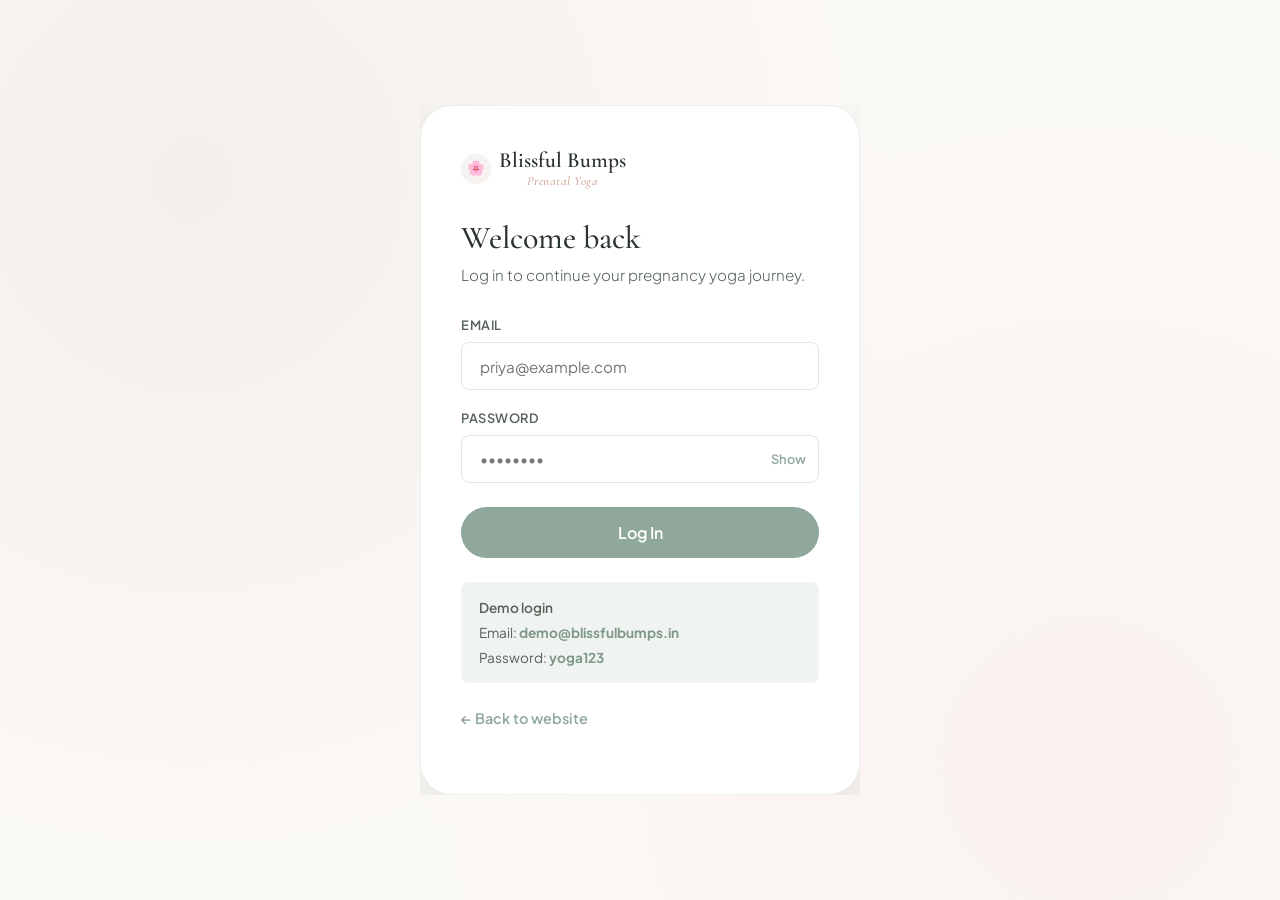
<file: course.html>
<!DOCTYPE html>
<html lang="en">
<head>
  <meta charset="UTF-8">
  <meta name="viewport" content="width=device-width, initial-scale=1.0">
  <title>Course | Blissful Bumps Prenatal Yoga</title>
  <meta name="robots" content="noindex">
  <link rel="icon" type="image/png" href="data:image/svg+xml,<svg xmlns=%22http://www.w3.org/2000/svg%22 viewBox=%220 0 100 100%22><text y=%22.9em%22 font-size=%2290%22>🌸</text></svg>">
  <link rel="stylesheet" href="styles.css">
  <link rel="stylesheet" href="member.css">
</head>
<body class="app-body">

  <header class="app-header">
    <a href="courses.html" class="logo">
      <span class="logo-icon">🌸</span>
      <span class="logo-text">
        Blissful Bumps
        <small>Prenatal Yoga</small>
      </span>
    </a>
    <div class="header-right">
      <div class="chip streak-chip">🔥 <strong id="streak-count">0</strong> day streak</div>
      <div class="chip user-chip">🧘 <span id="user-name">Mom</span></div>
      <button class="logout-btn" id="logout-btn">Log out</button>
    </div>
  </header>

  <main class="dash-main">
    <a href="courses.html" class="back-link">← All Courses</a>

    <div class="course-head">
      <h1 id="course-title">Course</h1>
      <p id="course-meta"></p>
    </div>

    <div class="course-layout">

      <section class="player-panel">
        <div class="player-frame">
          <iframe id="course-video" src="" allow="autoplay; encrypted-media; fullscreen" allowfullscreen
            title="Lesson video"></iframe>
          <span class="frame-cover-tr">Blissful Bumps</span>
        </div>
        <div class="now-head">
          <div>
            <h2 class="now-title" id="now-title">Lesson</h2>
            <p class="now-meta" id="now-meta"></p>
          </div>
        </div>
        <div class="player-actions">
          <button class="side-btn" id="mark-done">✓ Mark as Complete</button>
          <button class="side-btn ghost-btn" id="next-lesson">Next Lesson →</button>
        </div>
      </section>

      <aside class="playlist">
        <div class="pl-head">
          <h3>Playlist</h3>
          <div class="progress-track"><div class="progress-fill" id="pl-progress"></div></div>
          <span class="progress-label" id="pl-label">0% complete</span>
        </div>
        <div class="pl-list" id="pl-list"></div>
      </aside>

    </div>
  </main>

  <script src="courses-data.js"></script>
  <script src="course.js"></script>
</body>
</html>
</file>
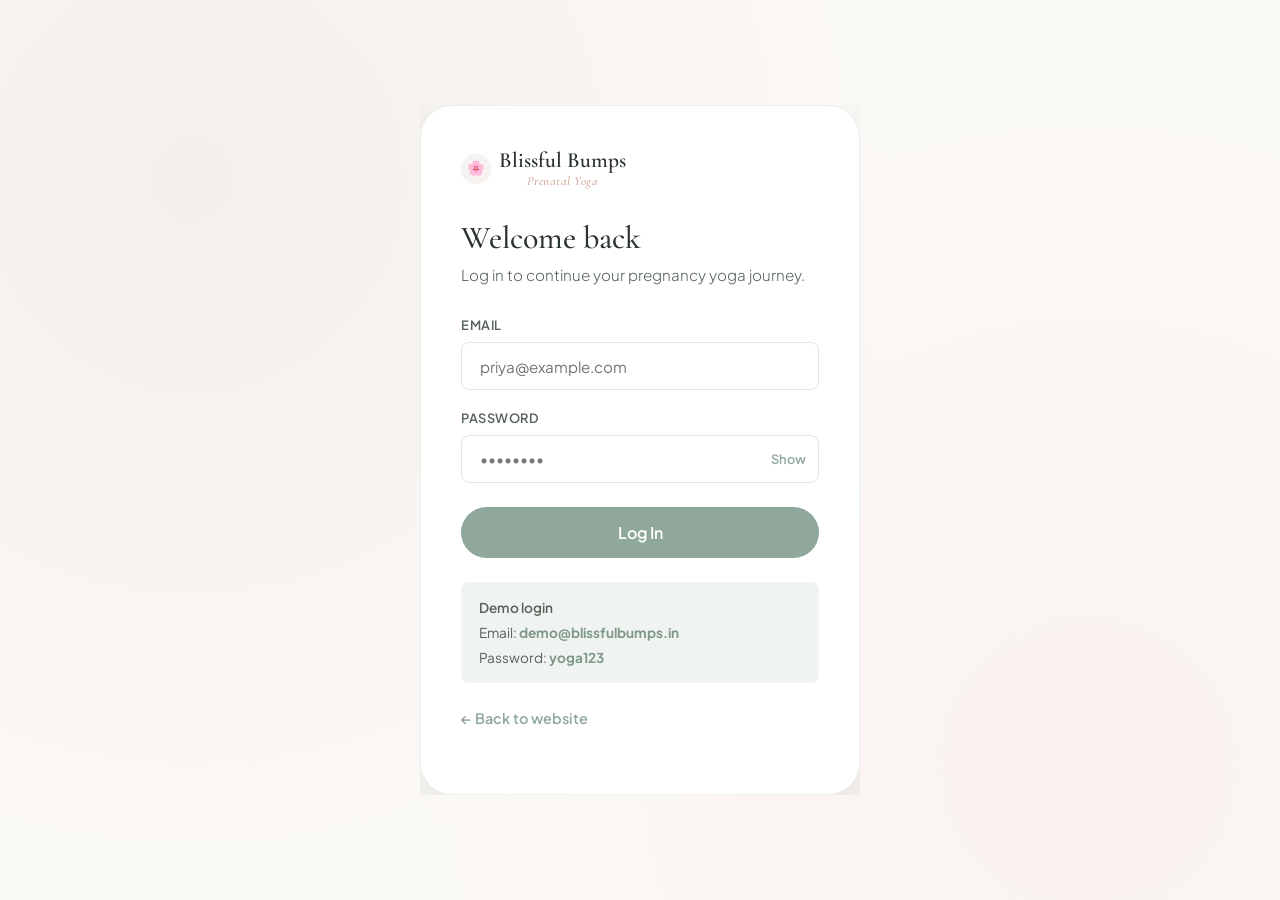
<file: courses.html>
<!DOCTYPE html>
<html lang="en">
<head>
  <meta charset="UTF-8">
  <meta name="viewport" content="width=device-width, initial-scale=1.0">
  <title>My Courses | Blissful Bumps Prenatal Yoga</title>
  <meta name="robots" content="noindex">
  <link rel="icon" type="image/png" href="data:image/svg+xml,<svg xmlns=%22http://www.w3.org/2000/svg%22 viewBox=%220 0 100 100%22><text y=%22.9em%22 font-size=%2290%22>🌸</text></svg>">
  <link rel="stylesheet" href="styles.css">
  <link rel="stylesheet" href="member.css">
</head>
<body class="app-body">

  <header class="app-header">
    <a href="courses.html" class="logo">
      <span class="logo-icon">🌸</span>
      <span class="logo-text">
        Blissful Bumps
        <small>Prenatal Yoga</small>
      </span>
    </a>
    <div class="header-right">
      <div class="chip streak-chip" id="streak-chip" title="Your daily streak">
        🔥 <strong id="streak-count">0</strong> day streak
      </div>
      <div class="chip user-chip" id="user-chip">🧘 <span id="user-name">Mom</span></div>
      <button class="logout-btn" id="logout-btn">Log out</button>
    </div>
  </header>

  <main class="dash-main">
    <div class="welcome">
      <h1>Namaste, <span id="welcome-name">Mom</span> 🌸</h1>
      <p>Your calm, strong and ready journey continues. Pick up where you left off.</p>
    </div>

    <div class="stats-row">
      <div class="stat-card">
        <span class="stat-ico">🔥</span>
        <div>
          <div class="stat-num" id="stat-streak">0</div>
          <div class="stat-lbl">Day streak</div>
        </div>
      </div>
      <div class="stat-card">
        <span class="stat-ico">🧘</span>
        <div>
          <div class="stat-num" id="stat-lessons">0</div>
          <div class="stat-lbl">Lessons completed</div>
        </div>
      </div>
      <div class="stat-card">
        <span class="stat-ico">📚</span>
        <div>
          <div class="stat-num" id="stat-courses">0</div>
          <div class="stat-lbl">Courses started</div>
        </div>
      </div>
    </div>

    <div class="sec-title"><h2>Your Courses</h2></div>
    <div class="courses-grid" id="courses-list"></div>

    <div class="sec-title"><h2>Practice Tools</h2></div>
    <div class="tools-grid">

      <div class="side-card">
        <h3>🔥 Daily Streak</h3>
        <div class="streak-big"><span id="streak-big">0</span><small>days</small></div>
        <div class="week-dots" id="week-dots"></div>
        <p class="side-note">Practice daily to grow your streak. Visit or finish a lesson to keep it alive.</p>
      </div>

      <div class="side-card">
        <h3>💬 Feedback</h3>
        <p class="side-note">How was your practice this week?</p>
        <div class="stars" id="star-row" role="radiogroup" aria-label="Rating">
          <button type="button" data-star="1" aria-label="1 star">★</button>
          <button type="button" data-star="2" aria-label="2 stars">★</button>
          <button type="button" data-star="3" aria-label="3 stars">★</button>
          <button type="button" data-star="4" aria-label="4 stars">★</button>
          <button type="button" data-star="5" aria-label="5 stars">★</button>
        </div>
        <textarea id="feedback-text" rows="3" placeholder="Share your experience..."></textarea>
        <button class="side-btn" id="feedback-send">Send Feedback</button>
      </div>

      <div class="side-card">
        <h3>🤝 Support</h3>
        <p class="side-note">Questions about your practice? We reply within a few hours.</p>
        <a class="side-btn whatsapp-btn" id="support-wa" href="#" target="_blank" rel="noopener">💬 WhatsApp Us</a>
        <a class="side-btn ghost-btn" href="mailto:hello@blissfulbumps.in">✉️ Email Support</a>
      </div>

    </div>
  </main>

  <script src="courses-data.js"></script>
  <script src="member.js"></script>
</body>
</html>
</file>
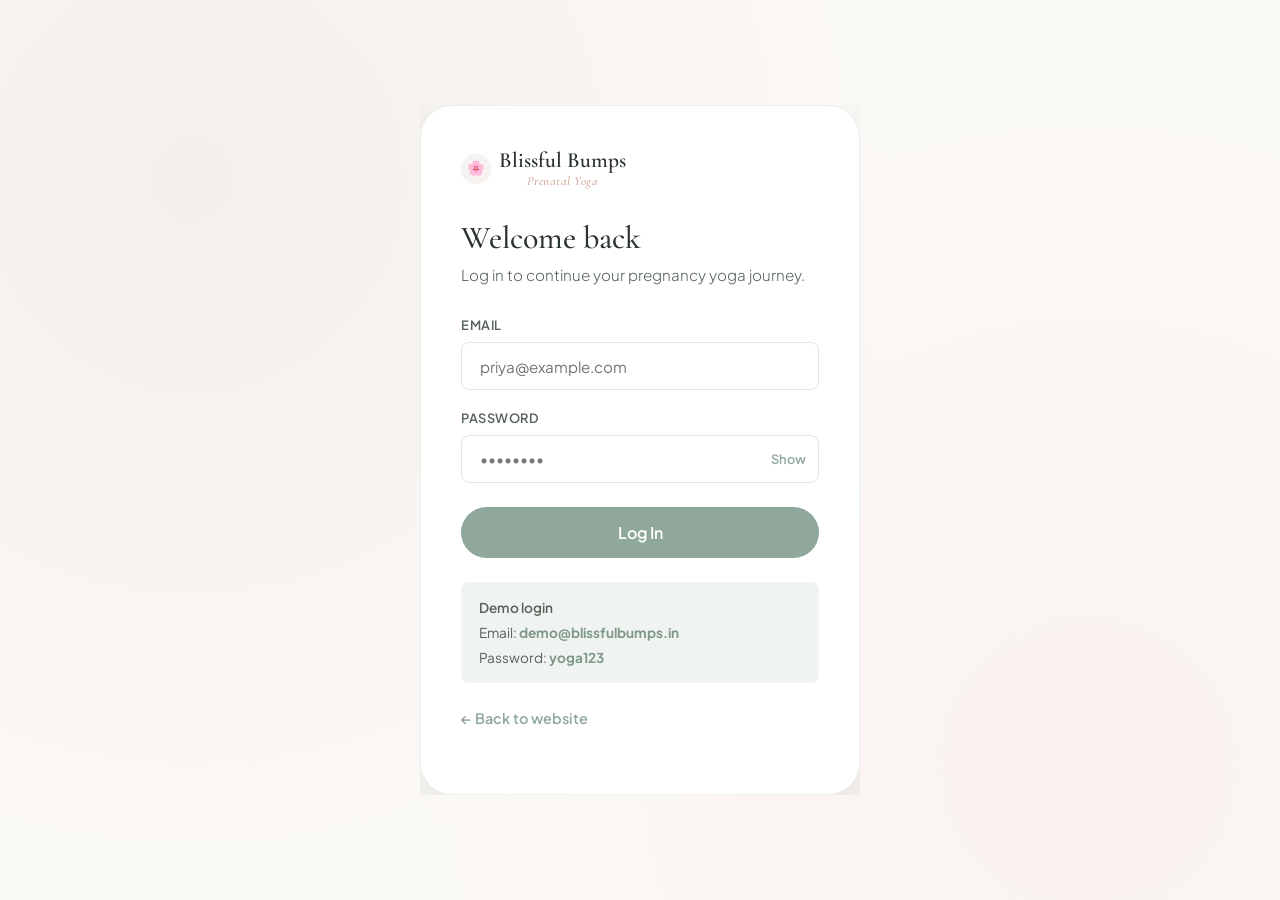
<file: login.html>
<!DOCTYPE html>
<html lang="en">
<head>
  <meta charset="UTF-8">
  <meta name="viewport" content="width=device-width, initial-scale=1.0">
  <title>Member Login | Blissful Bumps Prenatal Yoga</title>
  <link rel="icon" type="image/png" href="data:image/svg+xml,<svg xmlns=%22http://www.w3.org/2000/svg%22 viewBox=%220 0 100 100%22><text y=%22.9em%22 font-size=%2290%22>🌸</text></svg>">
  <link rel="stylesheet" href="styles.css">
  <link rel="stylesheet" href="member.css">
</head>
<body class="auth-body">

  <div class="petals" aria-hidden="true">
    <span style="left:8%; animation-delay:-2s">🌸</span>
    <span style="left:22%; animation-delay:-7s">🌸</span>
    <span style="left:47%; animation-delay:-4s">🌸</span>
    <span style="left:71%; animation-delay:-9s">🌸</span>
    <span style="left:88%; animation-delay:-5s">🌸</span>
  </div>

  <main class="auth-wrap">
    <div class="auth-card">
      <a href="index.html" class="auth-logo">
        <span class="logo-icon">🌸</span>
        <span class="logo-text">
          Blissful Bumps
          <small>Prenatal Yoga</small>
        </span>
      </a>

      <h1>Welcome back</h1>
      <p class="auth-sub">Log in to continue your pregnancy yoga journey.</p>

      <div class="auth-error" id="auth-error" hidden></div>

      <form id="login-form" novalidate>
        <div class="field">
          <label for="login-email">Email</label>
          <input type="email" id="login-email" placeholder="priya@example.com" autocomplete="email" required>
        </div>

        <div class="field">
          <label for="login-password">Password</label>
          <div class="pw-wrap">
            <input type="password" id="login-password" placeholder="••••••••" autocomplete="current-password" required>
            <button type="button" class="pw-toggle" id="pw-toggle" aria-label="Show password">Show</button>
          </div>
        </div>

        <button type="submit" class="auth-btn">Log In</button>
      </form>

      <div class="demo-box">
        <strong>Demo login</strong>
        <span>Email: <code>demo@blissfulbumps.in</code></span>
        <span>Password: <code>yoga123</code></span>
      </div>

      <a href="index.html" class="back-link">← Back to website</a>
    </div>
  </main>

  <script src="login.js"></script>
</body>
</html>
</file>
<file: styles.css>
/* 
   Blissful Bumps Prenatal Yoga - Styling System 
   Aesthetically premium, peaceful, and clean layout design
*/

/* --- Google Fonts Import --- */
@import url('https://fonts.googleapis.com/css2?family=Cormorant+Garamond:ital,wght@0,300;0,400;0,500;0,600;0,700;1,400&family=Plus+Jakarta+Sans:wght@300;400;500;600;700&display=swap');

/* =====================================================
   PAGE LOADER / SPLASH SCREEN
   ===================================================== */
#page-loader {
  position: fixed;
  inset: 0;
  z-index: 9999;
  display: flex;
  align-items: center;
  justify-content: center;
  background: #FBF9F6;
  transition: opacity 0.7s ease, visibility 0.7s ease;
}

#page-loader.loader-hidden {
  opacity: 0;
  visibility: hidden;
  pointer-events: none;
}

.loader-inner {
  display: flex;
  flex-direction: column;
  align-items: center;
  gap: 0.25rem;
}

/* Dedicated wrapper for logo + orbital circles */
.loader-logo-wrapper {
  position: relative;
  width: 120px;
  height: 120px;
  display: grid;
  place-items: center;
  margin-bottom: 0.25rem;
}

/* Orbiting SVG dots rotating around the exact center */
.loader-svg {
  position: absolute;
  inset: 0;
  width: 100%;
  height: 100%;
  transform-origin: 50% 50%;
  animation: loaderSpin 2.6s linear infinite;
  pointer-events: none;
}

@keyframes loaderSpin {
  from { transform: rotate(0deg); }
  to   { transform: rotate(360deg); }
}

/* Logo emoji — gentle pulse perfectly centered */
.loader-logo {
  position: relative;
  z-index: 1;
  font-size: 3.5rem;
  line-height: 1;
  display: grid;
  place-items: center;
  animation: loaderPulse 1.8s ease-in-out infinite;
  user-select: none;
  pointer-events: none;
}

@keyframes loaderPulse {
  0%, 100% { transform: scale(1);    opacity: 1;    }
  50%       { transform: scale(1.1);  opacity: 0.88; }
}

/* Brand name */
.loader-brand {
  font-family: 'Cormorant Garamond', serif;
  font-size: 1.9rem;
  font-weight: 500;
  color: #2A332E;
  letter-spacing: 0.04em;
  margin: 0.5rem 0 0;
  animation: loaderFadeUp 0.9s ease both;
}

/* Tagline */
.loader-tagline {
  font-family: 'Plus Jakarta Sans', sans-serif;
  font-size: 0.8rem;
  font-weight: 500;
  letter-spacing: 0.2em;
  text-transform: uppercase;
  color: #8FA89B;
  margin: 0;
  animation: loaderFadeUp 0.9s 0.15s ease both;
}

@keyframes loaderFadeUp {
  from { opacity: 0; transform: translateY(10px); }
  to   { opacity: 1; transform: translateY(0);    }
}

/* --- Custom Variables & Tokens --- */
:root {
  /* Color Palette */
  --bg-primary: #FBF9F6;
  /* Serene warm off-white */
  --bg-secondary: #F4EFEB;
  /* Calm blush sand */
  --bg-tertiary: #EAE3DC;
  /* Deep blush sand */

  --primary-sage: #8FA89B;
  /* Core Brand Sage Green */
  --primary-sage-hover: #7E978A;
  --primary-sage-light: #F0F4F1;
  /* Gentle sage highlight */

  --accent-terracotta: #D3A297;
  /* Warm Terracotta Rose */
  --accent-terracotta-hover: #C59186;
  --accent-terracotta-light: #FAF2F0;
  /* Soft terracotta highlight */

  --text-dark: #2A332E;
  /* Forest slate (highly readable, soft contrast) */
  --text-medium: #54625A;
  /* Medium slate gray */
  --text-light: #7E8E85;
  /* Subdued detail text */
  --white: #FFFFFF;

  /* Fonts */
  --font-serif: 'Cormorant Garamond', serif;
  --font-sans: 'Plus Jakarta Sans', sans-serif;

  /* Layout Tokens */
  --border-radius-sm: 8px;
  --border-radius-md: 16px;
  --border-radius-lg: 32px;
  --border-radius-full: 9999px;
  --shadow-sm: 0 4px 12px rgba(42, 51, 46, 0.03);
  --shadow-md: 0 12px 30px rgba(42, 51, 46, 0.06);
  --shadow-lg: 0 20px 50px rgba(42, 51, 46, 0.1);
  --transition-smooth: all 0.5s cubic-bezier(0.25, 1, 0.5, 1);
  --transition-fast: all 0.25s ease;

  --max-width: 1280px;
}

/* --- Reset & Base --- */
*,
*::before,
*::after {
  box-sizing: border-box;
  margin: 0;
  padding: 0;
}

html {
  scroll-behavior: smooth;
  font-size: 16px;
  -webkit-font-smoothing: antialiased;
  -moz-osx-font-smoothing: grayscale;
  width: 100%;
  max-width: 100vw;
  overflow-x: hidden;
}

body {
  font-family: var(--font-sans);
  background-color: var(--bg-primary);
  color: var(--text-dark);
  line-height: 1.6;
  width: 100%;
  max-width: 100vw;
  overflow-x: hidden;
}

/* --- Typography --- */
h1,
h2,
h3,
h4 {
  font-family: var(--font-serif);
  font-weight: 500;
  line-height: 1.15;
  color: var(--text-dark);
}

h1 {
  font-size: clamp(2.5rem, 5vw, 4.5rem);
  /* Dynamic scale */
}

h2 {
  font-size: clamp(2rem, 3.5vw, 3rem);
}

h3 {
  font-size: clamp(1.5rem, 2.5vw, 2rem);
}

p {
  font-size: clamp(1rem, 1.1vw, 1.125rem);
  font-weight: 300;
  color: var(--text-medium);
}

strong {
  font-weight: 600;
}

a {
  text-decoration: none;
  color: inherit;
  transition: var(--transition-fast);
}

img {
  max-width: 100%;
  display: block;
  object-fit: cover;
}

/* --- Reusable Components & Buttons --- */
.btn {
  display: inline-flex;
  align-items: center;
  justify-content: center;
  padding: 1rem 2.25rem;
  border-radius: var(--border-radius-full);
  font-family: var(--font-sans);
  font-size: 0.95rem;
  font-weight: 500;
  letter-spacing: 0.5px;
  cursor: pointer;
  transition: var(--transition-smooth);
  border: 1px solid transparent;
  gap: 0.5rem;
}

.btn-primary {
  background-color: var(--primary-sage);
  color: var(--white);
  box-shadow: 0 4px 15px rgba(143, 168, 155, 0.3);
}

.btn-primary:hover {
  background-color: var(--primary-sage-hover);
  transform: translateY(-2px);
  box-shadow: 0 8px 25px rgba(143, 168, 155, 0.4);
}

.btn-secondary {
  background-color: transparent;
  border: 1px solid var(--primary-sage);
  color: var(--primary-sage);
}

.btn-secondary:hover {
  background-color: var(--primary-sage-light);
  transform: translateY(-2px);
}

.btn-terracotta {
  background-color: var(--accent-terracotta);
  color: var(--white);
  box-shadow: 0 4px 15px rgba(211, 162, 151, 0.3);
}

.btn-terracotta:hover {
  background-color: var(--accent-terracotta-hover);
  transform: translateY(-2px);
  box-shadow: 0 8px 25px rgba(211, 162, 151, 0.4);
}

/* WhatsApp Direct CTA Buttons */
.btn-whatsapp {
  background-color: #25D366;
  color: #FFFFFF;
  display: inline-flex;
  align-items: center;
  justify-content: center;
  gap: 0.55rem;
  box-shadow: 0 4px 15px rgba(37, 211, 102, 0.25);
  font-weight: 600;
  text-decoration: none;
}

.btn-whatsapp:hover {
  background-color: #20BA5A;
  color: #FFFFFF;
  transform: translateY(-2px);
  box-shadow: 0 8px 25px rgba(37, 211, 102, 0.38);
}

.about-ctas {
  display: flex;
  align-items: center;
  gap: 1rem;
  flex-wrap: wrap;
  margin-top: 1.5rem;
}

.modal-wa-divider {
  display: flex;
  align-items: center;
  text-align: center;
  margin: 0.25rem 0;
  color: var(--text-light);
  font-size: 0.78rem;
  text-transform: uppercase;
  letter-spacing: 0.08em;
}

.modal-wa-divider::before,
.modal-wa-divider::after {
  content: '';
  flex: 1;
  border-bottom: 1px solid rgba(143, 168, 155, 0.25);
}

.modal-wa-divider span {
  padding: 0 0.75rem;
}

.btn-whatsapp-modal {
  width: 100%;
  background-color: #25D366;
  color: #FFFFFF;
  display: inline-flex;
  align-items: center;
  justify-content: center;
  gap: 0.55rem;
  box-shadow: 0 4px 15px rgba(37, 211, 102, 0.25);
  font-weight: 600;
  text-decoration: none;
  border-radius: var(--border-radius-full);
  padding: 0.9rem 1.8rem;
  font-size: 0.95rem;
  transition: var(--transition-fast);
}

.btn-whatsapp-modal:hover {
  background-color: #20BA5A;
  color: #FFFFFF;
  transform: translateY(-2px);
  box-shadow: 0 8px 25px rgba(37, 211, 102, 0.35);
}

/* Section Layouts */
section {
  padding: 4.5rem 2rem;
  display: flex;
  justify-content: center;
  align-items: center;
  position: relative;
}

.container {
  width: 100%;
  max-width: var(--max-width);
  margin: 0 auto;
}

.section-header {
  text-align: center;
  max-width: 680px;
  margin: 0 auto 2.5rem auto;
}

.section-header span {
  display: inline-block;
  font-family: var(--font-sans);
  text-transform: uppercase;
  font-size: 0.85rem;
  font-weight: 600;
  letter-spacing: 2px;
  color: var(--accent-terracotta);
  margin-bottom: 1rem;
}

.section-header h2 {
  margin-bottom: 1.25rem;
}

/* --- Premium Floating Header & Navigation --- */
header {
  position: fixed;
  top: 0;
  left: 0;
  width: 100%;
  z-index: 1000;
  transition: var(--transition-smooth);
  padding: 1.25rem 2rem;
}

/* Pill-style centered header bar on scroll */
header.scrolled {
  padding: 0.75rem 2rem;
}

/* Inner pill nav wrapper */
.nav-pill {
  max-width: var(--max-width);
  margin: 0 auto;
  display: flex;
  align-items: center;
  justify-content: space-between;
  background: rgba(251, 249, 246, 0.78);
  backdrop-filter: blur(20px);
  -webkit-backdrop-filter: blur(20px);
  border-radius: 100px;
  padding: 0.6rem 0.75rem 0.6rem 1.5rem;
  box-shadow: 0 4px 28px rgba(42, 51, 46, 0.08), inset 0 1px 0 rgba(255, 255, 255, 0.6);
  border: 1px solid rgba(143, 168, 155, 0.18);
  transition: var(--transition-smooth);
}

header:not(.scrolled) .nav-pill {
  background: rgba(251, 249, 246, 0.45);
  box-shadow: 0 2px 16px rgba(42, 51, 46, 0.04), inset 0 1px 0 rgba(255, 255, 255, 0.4);
}

/* Keep old nav-container for fallback structure compatibility */
.nav-container {
  display: contents;
}

.logo {
  font-family: var(--font-serif);
  font-size: 1.55rem;
  font-weight: 600;
  color: var(--text-dark);
  display: flex;
  align-items: center;
  gap: 0.5rem;
  flex-shrink: 0;
}

.logo-text {
  display: flex;
  flex-direction: column;
  align-items: center;
  line-height: 1;
}

.logo-text small {
  font-family: var(--font-serif);
  font-size: 0.8rem;
  font-weight: 500;
  font-style: italic;
  letter-spacing: 0.5px;
  text-transform: none;
  color: var(--accent-terracotta);
  margin-top: 3px;
}

.logo-icon {
  width: 30px;
  height: 30px;
  background: linear-gradient(135deg, var(--primary-sage-light), var(--accent-terracotta-light));
  border-radius: 50%;
  display: flex;
  align-items: center;
  justify-content: center;
  font-size: 0.9rem;
}

/* Center nav links inside the pill */
.nav-links {
  display: flex;
  align-items: center;
  gap: 0;
  list-style: none;
  flex: 1;
  justify-content: center;
}

.nav-links li a {
  display: block;
  font-size: 0.88rem;
  font-weight: 500;
  color: var(--text-medium);
  padding: 0.45rem 1.1rem;
  border-radius: 100px;
  transition: var(--transition-fast);
  position: relative;
  letter-spacing: 0.01em;
}

.nav-links li a:hover {
  color: var(--text-dark);
  background: rgba(143, 168, 155, 0.12);
}

/* Hide old underline on links inside pill */
.nav-links a::after {
  display: none;
}

/* Hide mobile-only CTA link on desktop (button in nav-cta already exists) */
.nav-links .mobile-only-cta {
  display: none;
}

.nav-cta {
  display: flex;
  align-items: center;
  flex-shrink: 0;
  gap: 0.6rem;
}

/* Login button (top right, next to Book a Session) */
.btn-login {
  display: inline-flex;
  align-items: center;
  justify-content: center;
  padding: 0.65rem 1.5rem;
  border: 1px solid var(--primary-sage);
  border-radius: var(--border-radius-full);
  color: var(--primary-sage);
  font-family: var(--font-sans);
  font-size: 0.88rem;
  font-weight: 500;
  letter-spacing: 0.3px;
  transition: var(--transition-fast);
}

.btn-login:hover {
  background-color: var(--primary-sage-light);
  color: var(--primary-sage-hover);
}

/* Mobile Toggle */
.mobile-nav-toggle {
  display: none;
  background: none;
  border: none;
  cursor: pointer;
  width: 44px;
  height: 44px;
  position: relative;
  z-index: 1100;
  align-items: center;
  justify-content: center;
  border-radius: 50%;
  flex-shrink: 0;
  transition: var(--transition-fast);
}

.mobile-nav-toggle:hover {
  background: rgba(143, 168, 155, 0.15);
}

/* Global hidden state for overlay — only shown via JS on mobile */
.nav-overlay {
  display: none;
}


.mobile-nav-toggle span {
  display: block;
  width: 22px;
  height: 2px;
  background-color: var(--text-dark);
  border-radius: 2px;
  position: absolute;
  left: 11px;
  transition: var(--transition-fast);
}

.mobile-nav-toggle span:nth-child(1) {
  top: 13px;
}

.mobile-nav-toggle span:nth-child(2) {
  top: 21px;
}

.mobile-nav-toggle span:nth-child(3) {
  top: 29px;
}

.mobile-nav-toggle.open span:nth-child(1) {
  transform: rotate(45deg);
  top: 21px;
}

.mobile-nav-toggle.open span:nth-child(2) {
  opacity: 0;
}

.mobile-nav-toggle.open span:nth-child(3) {
  transform: rotate(-45deg);
  top: 21px;
}

/* --- Hero Section --- */
.hero {
  padding-top: 11.5rem;
  padding-bottom: 5rem;
  min-height: 100vh;
  display: flex;
  align-items: center;
  overflow: hidden;
  position: relative;
  /* --- Previous Original Background (Uncomment to revert) ---
     background: radial-gradient(circle at 80% 20%, var(--bg-secondary) 0%, var(--bg-primary) 70%); 
  --- */
  background: 
    radial-gradient(circle at 12% 18%, rgba(214, 234, 248, 0.95) 0%, transparent 50%),
    radial-gradient(circle at 88% 18%, rgba(253, 232, 238, 0.95) 0%, transparent 50%),
    linear-gradient(135deg, #dbeafe 0%, #f0e6f5 38%, #fce7f0 75%, #fff5f6 100%);
}

.hero-grid {
  display: grid;
  grid-template-columns: 1.1fr 0.9fr;
  gap: 3rem;
  align-items: center;
}

.hero-content {
  max-width: 620px;
}

.hero-badge {
  display: inline-flex;
  align-items: center;
  gap: 0.5rem;
  background-color: var(--primary-sage-light);
  color: var(--primary-sage);
  padding: 0.5rem 1.25rem;
  border-radius: var(--border-radius-full);
  font-size: 0.85rem;
  font-weight: 600;
  margin-bottom: 1.5rem;
}

.hero-badge svg {
  width: 16px;
  height: 16px;
}

.hero-content h1 {
  margin-bottom: 1.5rem;
  color: var(--text-dark);
}

.hero-content h1 span {
  font-style: italic;
  font-weight: 300;
  color: var(--accent-terracotta);
}

.hero-content p {
  font-size: 1.2rem;
  line-height: 1.7;
  margin-bottom: 1.5rem;
}

.hero-ctas {
  display: flex;
  gap: 1.5rem;
  align-items: center;
}

.hero-visual {
  position: relative;
  display: flex;
  justify-content: center;
}

.image-wrapper {
  width: 100%;
  aspect-ratio: 3/2;
  border-radius: var(--border-radius-lg);
  overflow: hidden;
  box-shadow: var(--shadow-lg);
  position: relative;
  z-index: 2;
  background-color: var(--bg-tertiary);
}

.hero-slides {
  position: relative;
  width: 100%;
  height: 100%;
}

.hero-slide {
  position: absolute;
  inset: 0;
  width: 100%;
  height: 100%;
  object-fit: cover;
  opacity: 0;
  visibility: hidden;
  transform: scale(1.05);
  transition: opacity 1s cubic-bezier(0.4, 0, 0.2, 1), transform 6s ease-out, visibility 1s ease;
  pointer-events: none;
}

.hero-slide.active {
  opacity: 1;
  visibility: visible;
  transform: scale(1);
  pointer-events: auto;
}

/* Slider Dots Indicator */
.hero-slider-dots {
  position: absolute;
  bottom: 1.25rem;
  left: 50%;
  transform: translateX(-50%);
  display: flex;
  align-items: center;
  gap: 0.5rem;
  z-index: 5;
  background: rgba(42, 51, 46, 0.4);
  backdrop-filter: blur(8px);
  -webkit-backdrop-filter: blur(8px);
  padding: 0.35rem 0.75rem;
  border-radius: 100px;
  border: 1px solid rgba(255, 255, 255, 0.25);
}

.hero-slider-dots .dot {
  width: 8px;
  height: 8px;
  border-radius: 50%;
  background: rgba(255, 255, 255, 0.55);
  border: none;
  padding: 0;
  cursor: pointer;
  transition: all 0.35s ease;
}

.hero-slider-dots .dot.active {
  width: 22px;
  border-radius: 100px;
  background: var(--white);
  box-shadow: 0 0 10px rgba(255, 255, 255, 0.8);
}

/* Slide Navigation Arrows */
.hero-slide-nav {
  position: absolute;
  top: 50%;
  transform: translateY(-50%);
  width: 38px;
  height: 38px;
  border-radius: 50%;
  background: rgba(251, 249, 246, 0.8);
  backdrop-filter: blur(6px);
  -webkit-backdrop-filter: blur(6px);
  border: 1px solid rgba(255, 255, 255, 0.9);
  color: var(--text-dark);
  display: flex;
  align-items: center;
  justify-content: center;
  font-size: 0.9rem;
  cursor: pointer;
  z-index: 5;
  opacity: 0;
  transition: all 0.3s ease;
  box-shadow: 0 4px 12px rgba(42, 51, 46, 0.15);
}

.hero-slider:hover .hero-slide-nav {
  opacity: 1;
}

.hero-slide-nav.prev {
  left: 0.9rem;
}

.hero-slide-nav.next {
  right: 0.9rem;
}

.hero-slide-nav:hover {
  background: var(--white);
  color: var(--accent-terracotta);
  transform: translateY(-50%) scale(1.08);
}

/* Decorative blobs */
.decorative-blob-1 {
  position: absolute;
  top: -8%;
  right: -8%;
  width: 40%;
  height: 40%;
  background: radial-gradient(circle, var(--accent-terracotta-light) 0%, transparent 70%);
  border-radius: 50%;
  z-index: 1;
  filter: blur(10px);
}

.decorative-blob-2 {
  position: absolute;
  bottom: -10%;
  left: -5%;
  width: 30%;
  height: 30%;
  background: radial-gradient(circle, var(--primary-sage-light) 0%, transparent 70%);
  border-radius: 50%;
  z-index: 1;
  filter: blur(10px);
}

/* --- Floating Flower Petals (Hero Background) --- */
.hero-flowers {
  position: absolute;
  inset: 0;
  overflow: hidden;
  pointer-events: none;
  z-index: 1;
}

/* --- Roller Coaster Flower Track --- */
main {
  position: relative;
  width: 100%;
  max-width: 100vw;
  overflow-x: hidden;
}

.flower-track {
  position: absolute;
  inset: 0;
  overflow: hidden;
  pointer-events: none;
  z-index: 50;
  width: 100%;
  max-width: 100vw;
}

.flower-track svg {
  display: block;
}

.track-line {
  stroke: var(--primary-sage);
  stroke-width: 2;
  stroke-dasharray: 2 14;
  stroke-linecap: round;
  fill: none;
  opacity: 0.35;
}

.rider-flower {
  position: absolute;
  top: 0;
  left: 0;
  display: block;
  width: 220px;
  height: auto;
  pointer-events: none;
  user-select: none;
  -webkit-user-drag: none;
  filter: drop-shadow(0 3px 6px rgba(42, 51, 46, 0.18));
  will-change: transform;
}

/* Flower at the end of the track where the butterfly rests */
.rest-flower {
  position: absolute;
  width: 550px;
  height: auto;
  /* Anchor to bottom-right — pushed down so it clears the FAQ section */
  bottom: -120px;
  right: 6%;
  transform: none;
  pointer-events: none;
  user-select: none;
  filter: drop-shadow(0 6px 14px rgba(42, 51, 46, 0.15));
}

/* Branch coming in from the left screen edge at the track start */
.start-branch {
  position: absolute;
  width: 420px;
  height: auto;
  transform: translate(-40%, -50%);
  pointer-events: none;
  user-select: none;
  filter: drop-shadow(0 4px 10px rgba(42, 51, 46, 0.15));
}

@media (max-width: 768px) {
  .rider-flower {
    width: 120px;
  }

  .rest-flower {
    width: 300px;
    bottom: -90px;
    right: 4%;
  }

  .start-branch {
    width: 230px;
  }
}

@media (prefers-reduced-motion: reduce) {
  .rider-flower {
    display: none;
  }
}

.hero .container {
  position: relative;
  z-index: 2;
}

.petal {
  position: absolute;
  top: -50px;
  line-height: 1;
  opacity: 0;
  animation: petalFall linear infinite;
  will-change: transform, opacity;
  pointer-events: none;
  user-select: none;
}

@keyframes petalFall {
  0% {
    transform: translateY(0) rotate(0deg);
    opacity: 0;
  }

  8% {
    opacity: 0.4;
  }

  85% {
    opacity: 0.3;
  }

  100% {
    transform: translateY(110vh) rotate(340deg);
    opacity: 0;
  }
}

@media (prefers-reduced-motion: reduce) {
  .petal {
    display: none;
  }
}

/* --- Philosophy / Core Pillars --- */
.pillars {
  background-color: var(--bg-secondary);
}

.pillars-grid {
  display: grid;
  grid-template-columns: repeat(3, 1fr);
  gap: 1.75rem;
}

.pillar-card {
  background-color: var(--white);
  padding: 3rem 2.5rem;
  border-radius: var(--border-radius-md);
  box-shadow: var(--shadow-sm);
  transition: var(--transition-smooth);
  display: flex;
  flex-direction: column;
  align-items: flex-start;
  border: 1px solid rgba(42, 51, 46, 0.02);
}

.pillar-card:hover {
  transform: translateY(-8px);
  box-shadow: var(--shadow-md);
  border-color: var(--accent-terracotta-light);
}

.pillar-icon {
  width: 60px;
  height: 60px;
  border-radius: 50%;
  background-color: var(--primary-sage-light);
  color: var(--primary-sage);
  display: flex;
  align-items: center;
  justify-content: center;
  margin-bottom: 2rem;
  transition: var(--transition-smooth);
}

.pillar-card:hover .pillar-icon {
  background-color: var(--accent-terracotta-light);
  color: var(--accent-terracotta);
  transform: rotate(5deg) scale(1.05);
}

.pillar-card h3 {
  margin-bottom: 1rem;
}

.pillar-card p {
  font-size: 1rem;
  line-height: 1.6;
}

/* --- Common Concerns / "Does any of this feel familiar?" --- */
.common-problems {
  background: linear-gradient(180deg, var(--bg-secondary) 0%, #FAF7F2 100%);
  padding: 5rem 1.5rem;
}

.common-problems .section-header {
  margin-bottom: 2.25rem;
}

.common-problems .section-header h2 {
  font-family: var(--font-serif);
  font-size: clamp(2.1rem, 4.5vw, 2.85rem);
  font-weight: 500;
  color: #382E2B;
  letter-spacing: -0.01em;
  line-height: 1.25;
  margin-bottom: 0;
}

.familiar-cards-list {
  max-width: 600px;
  margin: 0 auto;
  display: flex;
  flex-direction: column;
  gap: 0.95rem;
}

.familiar-card {
  background: #FFFFFF;
  border-radius: 16px;
  padding: 1.25rem 1.75rem;
  display: flex;
  align-items: center;
  gap: 1.15rem;
  border: 1px solid rgba(211, 162, 151, 0.24);
  box-shadow: 0 4px 16px rgba(74, 52, 45, 0.04);
  transition: transform 0.3s cubic-bezier(0.25, 1, 0.5, 1), box-shadow 0.3s cubic-bezier(0.25, 1, 0.5, 1), border-color 0.3s ease;
}

.familiar-card:hover {
  transform: translateY(-3px);
  box-shadow: 0 8px 22px rgba(74, 52, 45, 0.08);
  border-color: rgba(211, 162, 151, 0.5);
}

.familiar-dot {
  width: 9px;
  height: 9px;
  border-radius: 50%;
  background-color: #C5824C;
  flex-shrink: 0;
  box-shadow: 0 0 0 3.5px rgba(197, 130, 76, 0.18);
  transition: transform 0.3s ease, background-color 0.3s ease;
}

.familiar-card:hover .familiar-dot {
  transform: scale(1.2);
  background-color: #B56F37;
}

.familiar-card p {
  font-family: var(--font-sans);
  font-size: 1.05rem;
  font-weight: 500;
  color: #4A3E3D;
  line-height: 1.5;
  margin: 0;
}

.familiar-footer {
  text-align: center;
  max-width: 560px;
  margin: 2.5rem auto 0 auto;
}

.familiar-footer-text {
  font-size: 0.98rem;
  color: var(--text-medium);
  line-height: 1.65;
  font-style: italic;
}

/* --- About Section --- */
.about-grid {
  display: grid;
  grid-template-columns: 0.95fr 1.05fr;
  gap: 3.5rem;
  align-items: center;
}

.about-visual {
  position: relative;
}

.about-image-wrapper {
  aspect-ratio: 1/1;
  border-radius: var(--border-radius-lg);
  overflow: hidden;
  box-shadow: var(--shadow-lg);
  position: relative;
  z-index: 2;
}

.about-image-wrapper img {
  width: 100%;
  height: 100%;
  object-fit: cover;
}

.about-content h2 {
  margin-bottom: 1.5rem;
}

.about-content h2 span {
  font-style: italic;
  font-weight: 300;
  color: var(--primary-sage);
}

.trainer-eyebrow {
  display: inline-block;
  font-family: var(--font-sans);
  font-size: 0.85rem;
  font-weight: 600;
  letter-spacing: 0.15em;
  text-transform: uppercase;
  color: var(--accent-terracotta);
  margin-bottom: 0.5rem;
}

.about-content p {
  margin-bottom: 1.5rem;
}

.about-mission-box {
  background: linear-gradient(135deg, rgba(244, 239, 235, 0.9) 0%, rgba(251, 249, 246, 0.95) 100%);
  border-left: 4px solid var(--accent-terracotta);
  border-radius: 12px;
  padding: 1.5rem 1.75rem;
  margin: 1.5rem 0 1.75rem 0;
  box-shadow: 0 4px 20px rgba(42, 51, 46, 0.04);
  position: relative;
}

.about-lead-intro {
  font-family: var(--font-sans);
  font-size: 1.05rem;
  line-height: 1.65;
  color: var(--text-dark);
  margin-bottom: 1.25rem !important;
  font-weight: 400;
}

.about-quote {
  font-family: 'Cormorant Garamond', serif;
  font-size: 1.3rem;
  line-height: 1.6;
  font-weight: 500;
  color: var(--text-dark);
  font-style: italic;
  margin: 0 !important;
}

.about-quote-signoff {
  font-family: var(--font-sans);
  font-size: 0.9rem;
  font-weight: 600;
  color: var(--accent-terracotta);
  text-align: right;
  margin-top: 0.85rem;
  letter-spacing: 0.03em;
}

.trainer-badge-overlay {
  position: absolute;
  bottom: 1.25rem;
  left: 1.25rem;
  right: 1.25rem;
  background: rgba(251, 249, 246, 0.92);
  backdrop-filter: blur(8px);
  padding: 0.85rem 1.25rem;
  border-radius: 12px;
  border: 1px solid rgba(255, 255, 255, 0.8);
  box-shadow: 0 4px 15px rgba(0, 0, 0, 0.08);
  display: flex;
  flex-direction: column;
}

.trainer-badge-overlay .trainer-name {
  font-family: var(--font-serif);
  font-size: 1.25rem;
  font-weight: 700;
  color: var(--text-dark);
  line-height: 1.2;
}

.trainer-badge-overlay .trainer-title {
  font-size: 0.8rem;
  font-weight: 500;
  color: var(--primary-sage);
  margin-top: 0.15rem;
}

.about-bullets {
  list-style: none;
  margin: 2rem 0;
}

.about-bullets li {
  display: flex;
  align-items: flex-start;
  gap: 1rem;
  margin-bottom: 1.25rem;
  font-size: 1.05rem;
  font-weight: 400;
  color: var(--text-medium);
}

.about-bullets li svg {
  width: 22px;
  height: 22px;
  color: var(--accent-terracotta);
  flex-shrink: 0;
  margin-top: 2px;
}

/* --- Class Offerings & Tabs --- */
.classes {
  background-color: var(--bg-primary);
}

.tabs-container {
  display: flex;
  justify-content: center;
  gap: 1rem;
  margin-bottom: 2.5rem;
}

.tab-btn {
  background: none;
  border: 1px solid var(--bg-tertiary);
  padding: 0.75rem 2rem;
  border-radius: var(--border-radius-full);
  font-family: var(--font-sans);
  font-size: 0.95rem;
  font-weight: 500;
  color: var(--text-medium);
  cursor: pointer;
  transition: var(--transition-fast);
}

.tab-btn:hover {
  background-color: var(--white);
  color: var(--text-dark);
  border-color: var(--accent-terracotta);
}

.tab-btn.active {
  background-color: var(--primary-sage);
  color: var(--white);
  border-color: var(--primary-sage);
  box-shadow: 0 4px 15px rgba(143, 168, 155, 0.25);
}

.classes-container {
  position: relative;
  min-height: 480px;
}

.class-panel {
  display: none;
  grid-template-columns: 1.1fr 0.9fr;
  gap: 3rem;
  align-items: center;
  animation: fadeIn 0.6s ease forwards;
}

.class-panel.active {
  display: grid;
}

.class-panel-content {
  display: flex;
  flex-direction: column;
  gap: 1.5rem;
}

.class-meta {
  display: flex;
  gap: 1.5rem;
  flex-wrap: wrap;
}

.meta-tag {
  display: inline-flex;
  align-items: center;
  gap: 0.5rem;
  font-size: 0.85rem;
  font-weight: 500;
  color: var(--text-medium);
  background-color: var(--bg-secondary);
  padding: 0.4rem 1rem;
  border-radius: var(--border-radius-full);
}

.meta-tag svg {
  width: 14px;
  height: 14px;
  color: var(--primary-sage);
}

.class-benefits {
  list-style: none;
  margin: 1rem 0;
  display: grid;
  grid-template-columns: 1fr 1fr;
  gap: 1rem;
}

.class-benefits li {
  display: flex;
  align-items: center;
  gap: 0.75rem;
  font-size: 0.95rem;
  color: var(--text-medium);
}

.class-benefits li svg {
  width: 18px;
  height: 18px;
  color: var(--primary-sage);
  flex-shrink: 0;
}

.class-panel-visual {
  border-radius: var(--border-radius-md);
  overflow: hidden;
  box-shadow: var(--shadow-md);
  aspect-ratio: 4/3;
  background-color: var(--bg-secondary);
  display: flex;
  align-items: center;
  justify-content: center;
  position: relative;
}

.class-panel-visual img {
  width: 100%;
  height: 100%;
  object-fit: cover;
  transition: var(--transition-smooth);
}

.class-panel-visual:hover img {
  transform: scale(1.05);
}

.class-panel-visual svg {
  width: 35%;
  height: 35%;
  color: var(--accent-terracotta);
}

/* --- Interactive Benefit Guide --- */
.anatomy-guide {
  background-color: var(--bg-secondary);
}

.guide-grid {
  display: grid;
  grid-template-columns: 1fr 1.2fr;
  gap: 3.5rem;
  align-items: center;
}

.interactive-body-map {
  position: relative;
  display: flex;
  justify-content: center;
  align-items: center;
  width: 100%;
  height: auto;
}

.silhouette-container {
  width: 100%;
  max-width: 500px;
  aspect-ratio: 1 / 1;
  border-radius: var(--border-radius-lg);
  overflow: hidden;
  position: relative;
  background-color: #fcfaf8;
  border: 2px solid rgba(211, 162, 151, 0.25);
  box-shadow: 0 16px 40px rgba(42, 51, 46, 0.08), 0 2px 10px rgba(143, 168, 155, 0.15);
  display: flex;
  align-items: center;
  justify-content: center;
  transition: transform 0.4s ease, box-shadow 0.4s ease;
}

.silhouette-container:hover {
  transform: translateY(-4px);
  box-shadow: 0 22px 50px rgba(42, 51, 46, 0.12), 0 4px 14px rgba(143, 168, 155, 0.2);
}

.silhouette-container img {
  width: 100%;
  height: 100%;
  object-fit: cover;
  display: block;
  border-radius: calc(var(--border-radius-lg) - 2px);
}

.map-hotspot {
  position: absolute;
  cursor: pointer;
  z-index: 10;
  outline: none;
  touch-action: manipulation;
  -webkit-tap-highlight-color: transparent;
}

.hotspot-trigger {
  width: 28px;
  height: 28px;
  background: radial-gradient(circle, #E89A88 30%, #C76E5B 100%);
  border-radius: 50%;
  border: 3px solid #FFFFFF;
  box-shadow: 0 0 14px rgba(199, 110, 91, 0.75), 0 3px 8px rgba(42, 51, 46, 0.2);
  position: relative;
  transition: transform 0.3s cubic-bezier(0.25, 1, 0.5, 1), background 0.3s ease, box-shadow 0.3s ease;
  display: flex;
  align-items: center;
  justify-content: center;
}

.hotspot-trigger::before {
  content: '';
  width: 8px;
  height: 8px;
  border-radius: 50%;
  background-color: #FFFFFF;
  opacity: 0.95;
}

.hotspot-trigger::after {
  content: '';
  position: absolute;
  inset: -8px;
  border-radius: 50%;
  border: 2px solid rgba(199, 110, 91, 0.85);
  box-shadow: 0 0 12px rgba(199, 110, 91, 0.6);
  animation: hotspotRipple 2.2s infinite ease-out;
  pointer-events: none;
}

@keyframes hotspotRipple {
  0% {
    transform: scale(0.85);
    opacity: 1;
  }
  60% {
    transform: scale(1.6);
    opacity: 0.4;
  }
  100% {
    transform: scale(2.2);
    opacity: 0;
  }
}

.map-hotspot:hover .hotspot-trigger,
.map-hotspot.active .hotspot-trigger,
.map-hotspot:focus-visible .hotspot-trigger {
  background: radial-gradient(circle, #A5C2B2 30%, #6E8F7F 100%);
  transform: scale(1.18);
  box-shadow: 0 0 20px rgba(110, 143, 127, 0.9), 0 4px 12px rgba(42, 51, 46, 0.25);
}

.map-hotspot:hover .hotspot-trigger::after,
.map-hotspot.active .hotspot-trigger::after,
.map-hotspot:focus-visible .hotspot-trigger::after {
  border-color: rgba(110, 143, 127, 0.9);
  box-shadow: 0 0 14px rgba(110, 143, 127, 0.7);
  animation: hotspotRippleSage 1.9s infinite ease-out;
}

@keyframes hotspotRippleSage {
  0% {
    transform: scale(0.9);
    opacity: 1;
  }
  60% {
    transform: scale(1.7);
    opacity: 0.35;
  }
  100% {
    transform: scale(2.3);
    opacity: 0;
  }
}

/* Tooltip on each point */
.hotspot-tooltip {
  position: absolute;
  bottom: calc(100% + 8px);
  left: 50%;
  transform: translateX(-50%) translateY(4px);
  background: rgba(42, 51, 46, 0.92);
  color: #FFFFFF;
  font-family: var(--font-sans);
  font-size: 0.76rem;
  font-weight: 600;
  letter-spacing: 0.3px;
  padding: 0.25rem 0.65rem;
  border-radius: 20px;
  white-space: nowrap;
  pointer-events: none;
  opacity: 0;
  transition: opacity 0.25s ease, transform 0.25s ease;
  backdrop-filter: blur(4px);
  -webkit-backdrop-filter: blur(4px);
  box-shadow: 0 4px 12px rgba(0, 0, 0, 0.15);
  z-index: 20;
}

.map-hotspot:hover .hotspot-tooltip,
.map-hotspot.active .hotspot-tooltip,
.map-hotspot:focus-visible .hotspot-tooltip {
  opacity: 1;
  transform: translateX(-50%) translateY(-2px);
}

/* Position Hotspots - Calibrated for chakra.jpg */
.hotspot-mind {
  top: 27%;
  left: 52%;
  transform: translate(-50%, -50%);
}

.hotspot-breath {
  top: 44%;
  left: 50%;
  transform: translate(-50%, -50%);
}

.hotspot-back {
  top: 55%;
  left: 42%;
  transform: translate(-50%, -50%);
}

.hotspot-pelvic {
  top: 72%;
  left: 50%;
  transform: translate(-50%, -50%);
}

.hotspot-legs {
  top: 81%;
  left: 50%;
  transform: translate(-50%, -50%);
}

.guide-details {
  background-color: var(--white);
  padding: 3.5rem;
  border-radius: var(--border-radius-md);
  box-shadow: var(--shadow-md);
  min-height: 380px;
  display: flex;
  flex-direction: column;
  justify-content: center;
}

.guide-info-card {
  display: none;
  animation: fadeIn 0.4s ease forwards;
}

.guide-info-card.active {
  display: block;
}

.guide-info-card h3 {
  color: var(--primary-sage);
  margin-bottom: 1rem;
  font-size: 1.8rem;
}

.guide-info-card p {
  font-size: 1.1rem;
  margin-bottom: 1.5rem;
}

.guide-info-card ul {
  list-style: none;
}

.guide-info-card ul li {
  position: relative;
  padding-left: 1.5rem;
  margin-bottom: 0.75rem;
  color: var(--text-medium);
  font-size: 1rem;
}

.guide-info-card ul li::before {
  content: '✦';
  position: absolute;
  left: 0;
  color: var(--accent-terracotta);
}

/* --- Testimonials / Voices of Our Village --- */
.testimonials {
  background: radial-gradient(circle at 10% 80%, var(--bg-secondary) 0%, var(--bg-primary) 60%);
  overflow: hidden;
}

.testimonials-slider {
  max-width: 900px;
  margin: 0 auto;
  position: relative;
}

.testimonial-track {
  display: flex;
  transition: transform 0.6s cubic-bezier(0.25, 1, 0.5, 1);
}

.testimonial-slide {
  min-width: 100%;
  padding: 0 1rem;
  display: flex;
  flex-direction: column;
  align-items: center;
  text-align: center;
}

.quote-icon {
  font-size: 6rem;
  color: var(--accent-terracotta-light);
  line-height: 0.4;
  font-family: var(--font-serif);
  margin-bottom: 1.5rem;
}

.testimonial-text {
  font-family: var(--font-serif);
  font-size: clamp(1.4rem, 2.5vw, 2.2rem);
  font-style: italic;
  font-weight: 300;
  color: var(--text-dark);
  line-height: 1.4;
  margin-bottom: 2.5rem;
  position: relative;
}

.testimonial-author {
  display: flex;
  align-items: center;
  gap: 1rem;
}

.author-img {
  width: 60px;
  height: 60px;
  border-radius: 50%;
  background-color: var(--accent-terracotta-light);
  color: var(--accent-terracotta);
  display: flex;
  align-items: center;
  justify-content: center;
  font-family: var(--font-serif);
  font-weight: bold;
}

.author-info h4 {
  font-family: var(--font-sans);
  font-size: 1rem;
  font-weight: 600;
  color: var(--text-dark);
  margin-bottom: 0.15rem;
}

.author-info p {
  font-size: 0.85rem;
  color: var(--text-light);
}

/* Slider Controls */
.slider-nav {
  display: flex;
  justify-content: center;
  align-items: center;
  gap: 1.5rem;
  margin-top: 3.5rem;
}

.slider-btn {
  background: none;
  border: 1px solid var(--accent-terracotta);
  color: var(--accent-terracotta);
  width: 44px;
  height: 44px;
  border-radius: 50%;
  cursor: pointer;
  display: flex;
  align-items: center;
  justify-content: center;
  transition: var(--transition-fast);
}

.slider-btn:hover {
  background-color: var(--accent-terracotta);
  color: var(--white);
}

.slider-btn svg {
  width: 18px;
  height: 18px;
}

.slider-dots {
  display: flex;
  gap: 0.5rem;
}

.slider-dot {
  width: 8px;
  height: 8px;
  border-radius: 50%;
  background-color: var(--bg-tertiary);
  cursor: pointer;
  transition: var(--transition-fast);
}

.slider-dot.active {
  background-color: var(--accent-terracotta);
  width: 24px;
  border-radius: var(--border-radius-full);
}

/* --- Reviews Grid Layout --- */
.reviews-grid {
  display: grid;
  grid-template-columns: repeat(auto-fit, minmax(270px, 1fr));
  gap: 1.75rem;
  margin-top: 2.5rem;
}

.review-card {
  background: var(--white);
  border: 1px solid rgba(143, 168, 155, 0.25);
  border-radius: 16px;
  padding: 1.85rem;
  box-shadow: 0 8px 25px rgba(42, 51, 46, 0.04);
  display: flex;
  flex-direction: column;
  justify-content: space-between;
  transition: transform 0.3s ease, box-shadow 0.3s ease, border-color 0.3s ease;
  position: relative;
}

.review-card:hover {
  transform: translateY(-4px);
  box-shadow: 0 14px 35px rgba(42, 51, 46, 0.08);
  border-color: var(--primary-sage);
}

.review-stars {
  color: #E6A15C;
  font-size: 1.05rem;
  letter-spacing: 0.15em;
  margin-bottom: 0.85rem;
}

.review-text {
  font-family: var(--font-sans);
  font-size: 0.95rem;
  line-height: 1.65;
  color: var(--text-medium);
  margin-bottom: 1.5rem;
  font-style: normal;
}

.review-author-box {
  display: flex;
  align-items: center;
  gap: 0.9rem;
  padding-top: 1rem;
  border-top: 1px solid rgba(234, 227, 220, 0.8);
}

.author-avatar {
  width: 44px;
  height: 44px;
  border-radius: 50%;
  background: linear-gradient(135deg, var(--primary-sage) 0%, var(--accent-terracotta) 100%);
  color: white;
  display: grid;
  place-items: center;
  font-weight: 600;
  font-size: 1rem;
  font-family: var(--font-sans);
  flex-shrink: 0;
  box-shadow: 0 2px 8px rgba(143, 168, 155, 0.3);
}

.author-details h4 {
  font-family: var(--font-sans);
  font-size: 0.95rem;
  font-weight: 600;
  color: var(--text-dark);
  margin-bottom: 0.15rem;
  display: flex;
  align-items: center;
  gap: 0.35rem;
}

.verified-badge {
  display: inline-flex;
  align-items: center;
  justify-content: center;
  width: 16px;
  height: 16px;
  background-color: var(--primary-sage);
  color: white;
  border-radius: 50%;
  font-size: 0.65rem;
  font-weight: bold;
}

.author-details p {
  font-size: 0.8rem;
  color: var(--text-light);
  margin: 0;
}

/* --- FAQ Accordion --- */
.faq {
  background-color: var(--bg-primary);
  /* Extra bottom space so the resting flower never covers FAQ items */
  padding-bottom: 16rem;
}

.faq-container {
  max-width: 780px;
  margin: 0 auto;
  display: flex;
  flex-direction: column;
  gap: 1.25rem;
}

.faq-item {
  background-color: var(--white);
  border-radius: var(--border-radius-md);
  border: 1px solid rgba(42, 51, 46, 0.05);
  box-shadow: var(--shadow-sm);
  overflow: hidden;
  transition: var(--transition-smooth);
}

.faq-header {
  padding: 1.75rem 2rem;
  display: flex;
  justify-content: space-between;
  align-items: center;
  cursor: pointer;
  user-select: none;
}

.faq-header h3 {
  font-family: var(--font-sans);
  font-size: 1.15rem;
  font-weight: 500;
  color: var(--text-dark);
}

.faq-icon {
  width: 24px;
  height: 24px;
  color: var(--primary-sage);
  display: flex;
  align-items: center;
  justify-content: center;
  transition: var(--transition-smooth);
}

.faq-icon svg {
  width: 18px;
  height: 18px;
  transition: var(--transition-fast);
}

.faq-body {
  max-height: 0;
  overflow: hidden;
  transition: max-height 0.4s cubic-bezier(0.25, 1, 0.5, 1);
}

.faq-content {
  padding: 0 2rem 1.75rem 2rem;
  color: var(--text-medium);
  font-size: 1rem;
}

/* Open State FAQ */
.faq-item.open {
  border-color: var(--primary-sage-light);
  box-shadow: var(--shadow-md);
}

.faq-item.open .faq-icon {
  transform: rotate(45deg);
  color: var(--accent-terracotta);
}

/* --- Footer --- */
footer {
  background-color: #242A27;
  /* Deep peaceful forest dark */
  color: var(--bg-primary);
  /* Big top space so the resting flower (bottom half = 275px on desktop)
     never overlaps the footer content */
  padding: 20rem 2rem 2rem 2rem;
}

.footer-grid {
  display: grid;
  grid-template-columns: 1.4fr 1fr;
  gap: 5rem;
  margin-bottom: 5rem;
}

.footer-brand {
  display: flex;
  flex-direction: column;
  gap: 1.5rem;
}

.footer-brand .logo {
  color: var(--white);
}

.footer-brand .logo-icon {
  background-color: rgba(143, 168, 155, 0.2);
  color: var(--primary-sage);
}

.footer-brand p {
  color: #B1BCB6;
  font-size: 0.95rem;
}

.footer-contact a {
  color: var(--primary-sage);
  text-decoration: none;
  font-weight: 600;
  transition: var(--transition-fast);
}

.footer-contact a:hover {
  color: var(--white);
  text-decoration: underline;
}

.footer-links h3 {
  font-family: var(--font-sans);
  font-size: 1.1rem;
  font-weight: 600;
  text-transform: uppercase;
  letter-spacing: 1px;
  color: var(--white);
  margin-bottom: 2rem;
}

.footer-nav {
  list-style: none;
  display: flex;
  flex-direction: column;
  gap: 1rem;
}

.footer-nav a {
  color: #B1BCB6;
  font-size: 0.95rem;
}

.footer-nav a:hover {
  color: var(--accent-terracotta);
  padding-left: 5px;
}

.footer-bottom {
  border-top: 1px solid rgba(255, 255, 255, 0.05);
  padding-top: 2rem;
  display: flex;
  justify-content: space-between;
  align-items: center;
  flex-wrap: wrap;
  gap: 1.5rem;
}

.footer-bottom p {
  color: #7E8E85;
  font-size: 0.85rem;
}

.footer-socials {
  display: flex;
  gap: 1rem;
}

.social-link {
  width: 36px;
  height: 36px;
  border-radius: 50%;
  background-color: rgba(255, 255, 255, 0.03);
  display: flex;
  align-items: center;
  justify-content: center;
  color: #B1BCB6;
  transition: var(--transition-fast);
}

.social-link:hover {
  background-color: var(--primary-sage);
  color: var(--white);
  transform: translateY(-2px);
}

/* --- Interactive Booking Modal --- */
.modal-overlay {
  position: fixed;
  top: 0;
  left: 0;
  width: 100%;
  height: 100%;
  background-color: rgba(42, 51, 46, 0.45);
  backdrop-filter: blur(8px);
  -webkit-backdrop-filter: blur(8px);
  z-index: 2000;
  display: flex;
  align-items: center;
  justify-content: center;
  padding: 1.5rem;
  opacity: 0;
  pointer-events: none;
  transition: opacity 0.35s ease;
}

.modal-overlay.open {
  opacity: 1;
  pointer-events: auto;
}

.modal-container {
  background-color: var(--bg-primary);
  border-radius: var(--border-radius-md);
  box-shadow: var(--shadow-lg);
  width: 100%;
  max-width: 460px;
  max-height: 88vh;
  overflow-y: auto;
  padding: 2.25rem 2rem;
  position: relative;
  transform: scale(0.92);
  transition: transform 0.35s cubic-bezier(0.25, 1, 0.5, 1);
  box-sizing: border-box;
}

/* Subtle scrollbar for long form screens */
.modal-container::-webkit-scrollbar {
  width: 5px;
}
.modal-container::-webkit-scrollbar-thumb {
  background: var(--primary-sage);
  border-radius: 10px;
}

.modal-overlay.open .modal-container {
  transform: scale(1);
}

.modal-close {
  position: absolute;
  top: 1.25rem;
  right: 1.25rem;
  background: none;
  border: none;
  cursor: pointer;
  color: var(--text-medium);
  width: 32px;
  height: 32px;
  display: flex;
  align-items: center;
  justify-content: center;
  border-radius: 50%;
  transition: var(--transition-fast);
}

.modal-close:hover {
  background-color: var(--bg-secondary);
  color: var(--text-dark);
}

.modal-close svg {
  width: 18px;
  height: 18px;
}

.modal-header {
  margin-bottom: 1.25rem;
  text-align: center;
}

.modal-header h2 {
  font-size: 1.75rem;
  margin-bottom: 0.35rem;
}

.modal-header p {
  font-size: 0.88rem;
  color: var(--text-medium);
}

.booking-form {
  display: flex;
  flex-direction: column;
  gap: 0.85rem;
}

.form-group {
  display: flex;
  flex-direction: column;
  gap: 0.35rem;
}

.form-group label {
  font-size: 0.78rem;
  font-weight: 600;
  text-transform: uppercase;
  letter-spacing: 0.5px;
  color: var(--text-medium);
}

.form-group input,
.form-group select {
  padding: 0.75rem 1rem;
  border-radius: var(--border-radius-sm);
  border: 1px solid var(--bg-tertiary);
  background-color: var(--white);
  font-family: var(--font-sans);
  font-size: 0.9rem;
  color: var(--text-dark);
  outline: none;
  transition: var(--transition-fast);
}

.form-group input:focus,
.form-group select:focus {
  border-color: var(--primary-sage);
  box-shadow: 0 0 0 3px rgba(143, 168, 155, 0.15);
}

.booking-form button[type="submit"] {
  padding: 0.8rem 1.5rem;
  font-size: 0.92rem;
  margin-top: 0.25rem;
}

/* --- Scroll Animation Reveals --- */
.reveal {
  opacity: 0;
  transform: translateY(30px);
  transition: opacity 0.8s ease, transform 0.8s ease;
}

.reveal.active {
  opacity: 1;
  transform: translateY(0);
}

/* --- Animations & Float Keyframes --- */
@keyframes float {
  0% {
    transform: translateY(0px);
  }

  50% {
    transform: translateY(-10px);
  }

  100% {
    transform: translateY(0px);
  }
}

@keyframes pulse {
  0% {
    box-shadow: 0 0 0 0 rgba(211, 162, 151, 0.7);
  }

  70% {
    box-shadow: 0 0 0 10px rgba(211, 162, 151, 0);
  }

  100% {
    box-shadow: 0 0 0 0 rgba(211, 162, 151, 0);
  }
}

@keyframes fadeIn {
  from {
    opacity: 0;
    transform: translateY(10px);
  }

  to {
    opacity: 1;
    transform: translateY(0);
  }
}

/* --- Responsive Adaptations --- */
@media (max-width: 1024px) {
  section {
    padding: 4rem 1.5rem;
  }

  h1 {
    font-size: clamp(2rem, 6vw, 3.2rem);
  }

  h2 {
    font-size: clamp(1.7rem, 4vw, 2.4rem);
  }

  .hero {
    padding-top: 7rem;
    min-height: auto;
    padding-bottom: 3rem;
  }

  /* Reduced floating flower flow on mobile header */
  .hero-flowers .petal:nth-child(n+5) {
    display: none;
  }

  .hero-flowers .petal {
    opacity: 0.35;
    font-size: 14px !important;
  }

  .hero-grid {
    grid-template-columns: 1fr;
    gap: 2.5rem;
    text-align: center;
  }

  .hero-content {
    margin: 0 auto;
    max-width: 100%;
  }

  .hero-ctas {
    justify-content: center;
    flex-wrap: wrap;
    gap: 1rem;
  }

  .hero-content p {
    font-size: 1.05rem;
  }

  .pillars-grid {
    grid-template-columns: 1fr 1fr;
    gap: 1.25rem;
  }

  .about-grid {
    grid-template-columns: 1fr;
    gap: 2.5rem;
  }

  .about-content {
    order: -1;
  }

  .about-ctas {
    justify-content: center;
  }

  .class-panel {
    grid-template-columns: 1fr;
    gap: 2rem;
  }

  .class-panel-visual {
    order: -1;
    aspect-ratio: 16/9;
  }

  .guide-grid {
    grid-template-columns: 1fr;
    gap: 2.5rem;
  }

  .interactive-body-map {
    height: auto;
    width: 100%;
  }

  .silhouette-container {
    max-width: 480px;
    margin: 0 auto;
  }

  .footer-grid {
    grid-template-columns: 1fr 1fr;
    gap: 3rem;
  }
}

@media (max-width: 768px) {
  header {
    padding: 0.85rem 1rem;
  }

  .nav-pill {
    padding: 0.4rem 0.4rem 0.4rem 1rem;
    border-radius: 100px;
  }

  /* Collapse desktop nav links on mobile */
  .nav-links {
    position: fixed;
    top: 0;
    right: -100%;
    width: 75%;
    max-width: 300px;
    height: 100vh;
    background-color: var(--white);
    flex-direction: column;
    justify-content: center;
    align-items: flex-start;
    padding: 3rem 2rem;
    gap: 0;
    box-shadow: var(--shadow-lg);
    transition: var(--transition-smooth);
    z-index: 1050;
    border-radius: 0;
    flex: none;
  }

  .nav-links li {
    width: 100%;
    border-bottom: 1px solid var(--bg-secondary);
  }

  .nav-links li:last-child {
    border: none;
    margin-top: 1.5rem;
  }

  /* Show the mobile-only CTA again inside drawer */
  .nav-links .mobile-only-cta {
    display: block;
  }

  .nav-links li a {
    display: block;
    padding: 1rem 0;
    font-size: 1.05rem;
    border-radius: 0;
    color: var(--text-dark);
  }

  /* Mobile CTA buttons inside drawer */
  .nav-links li.mobile-only-cta {
    margin-top: 0.5rem;
  }

  .nav-links li.mobile-only-cta a {
    display: inline-flex;
    align-items: center;
    justify-content: center;
    padding: 0.8rem 1.75rem;
    border-radius: var(--border-radius-full);
    width: 100%;
    font-size: 0.95rem;
  }

  .nav-links.open {
    right: 0;
  }

  /* Overlay behind open mobile nav */
  .nav-overlay {
    display: none;
    position: fixed;
    inset: 0;
    background: rgba(42, 51, 46, 0.15);
    z-index: 1040;
  }

  .nav-overlay.open {
    display: block;
  }

  /* Hide desktop CTA pill button on mobile */
  .nav-cta {
    display: none;
  }

  .mobile-nav-toggle {
    display: flex;
  }

  section {
    padding: 3rem 1.1rem;
  }

  h1 {
    font-size: clamp(1.85rem, 7vw, 2.5rem);
  }

  h2 {
    font-size: clamp(1.6rem, 5vw, 2.1rem);
  }

  .hero {
    padding-top: 8.5rem;
    padding-bottom: 3.5rem;
  }

  .hero-badge {
    font-size: 0.78rem;
    padding: 0.4rem 1rem;
  }

  .hero-content p {
    font-size: 1rem;
    margin-bottom: 1.25rem;
  }

  .hero-ctas {
    flex-direction: column;
    align-items: center;
    gap: 0.85rem;
  }

  .hero-ctas .btn {
    width: 100%;
    max-width: 280px;
    justify-content: center;
  }

  .image-wrapper {
    aspect-ratio: 4/3;
    border-radius: var(--border-radius-md);
  }

  .hero-slide-nav {
    opacity: 0.85;
    width: 32px;
    height: 32px;
    font-size: 0.75rem;
  }

  .hero-slider-dots {
    bottom: 0.75rem;
  }

  .pillars-grid {
    grid-template-columns: 1fr;
    gap: 1rem;
  }

  .pillar-card {
    padding: 1.75rem 1.5rem;
  }

  .pillar-icon {
    width: 48px;
    height: 48px;
    margin-bottom: 1rem;
  }

  .common-problems {
    padding: 3.5rem 1.25rem;
  }

  .familiar-card {
    padding: 1.1rem 1.25rem;
    gap: 0.95rem;
    border-radius: 14px;
  }

  .familiar-card p {
    font-size: 0.95rem;
    line-height: 1.45;
  }

  .about-grid {
    gap: 2rem;
  }

  .tabs-container {
    flex-wrap: wrap;
    gap: 0.6rem;
    justify-content: flex-start;
    margin-bottom: 1.5rem;
  }

  .tab-btn {
    padding: 0.55rem 1.2rem;
    font-size: 0.85rem;
  }

  .class-panel-content {
    gap: 1rem;
  }

  .class-benefits {
    grid-template-columns: 1fr;
    gap: 0.7rem;
  }

  .interactive-body-map {
    height: auto;
    width: 100%;
  }

  /* Show full guide image on mobile (square aspect-ratio keeps hotspots locked to body positions) */
  .silhouette-container {
    max-width: 380px;
    aspect-ratio: 1 / 1;
    background-color: #fcfaf8;
    border: 2px solid rgba(211, 162, 151, 0.25);
    border-radius: var(--border-radius-md);
    margin: 0 auto;
  }

  .silhouette-container img {
    width: 100%;
    height: 100%;
    max-height: none;
    object-fit: cover;
    border-radius: calc(var(--border-radius-md) - 2px);
  }

  .hotspot-trigger {
    width: 26px;
    height: 26px;
  }

  .guide-details {
    padding: 1.5rem;
    min-height: auto;
  }

  .guide-info-card h3 {
    font-size: 1.5rem;
  }

  .guide-info-card p {
    font-size: 1rem;
    margin-bottom: 1rem;
  }

  .faq-header {
    padding: 1.25rem 1.25rem;
  }

  .faq-header h3 {
    font-size: 1rem;
  }

  .faq-content {
    padding: 0 1.25rem 1.25rem 1.25rem;
    font-size: 0.95rem;
  }

  .footer-grid {
    grid-template-columns: 1fr;
    gap: 2.5rem;
  }

  .footer-bottom {
    flex-direction: column;
    text-align: center;
    gap: 1rem;
  }

  .modal-overlay {
    padding: 0.75rem;
    align-items: flex-end;
  }

  .modal-container {
    padding: 1.5rem 1.25rem 1.5rem;
    border-radius: var(--border-radius-md) var(--border-radius-md) 0 0;
    max-width: 100%;
    width: 100%;
    max-height: 85vh;
  }

  .modal-header {
    margin-bottom: 0.85rem;
  }

  .modal-header h2 {
    font-size: 1.45rem;
    margin-bottom: 0.2rem;
  }

  .modal-header p {
    font-size: 0.82rem;
  }

  .booking-form {
    gap: 0.65rem;
  }

  .form-group label {
    font-size: 0.74rem;
  }

  .form-group input,
  .form-group select {
    padding: 0.6rem 0.85rem;
    font-size: 0.88rem;
  }

  .booking-form button[type="submit"],
  .btn-whatsapp-modal {
    padding: 0.75rem 1.25rem;
    font-size: 0.88rem;
  }

  .modal-close {
    top: 0.85rem;
    right: 0.85rem;
  }

  footer {
    /* Extra top space so the resting flower (half = 150px on mobile)
       never overlaps the footer content on small screens */
    padding: 14rem 1.25rem 2rem;
  }

  .faq {
    /* Extra padding on mobile so flower doesn't cover FAQ items */
    padding-bottom: 16rem;
  }

  .footer-socials {
    justify-content: center;
  }
}
</file>
<file: member.css>
/*
   Blissful Bumps — Member Area (Login + Courses Dashboard)
   Reuses tokens from styles.css
*/

/* ============ LOGIN PAGE ============ */
.auth-body {
  min-height: 100vh;
  display: flex;
  align-items: center;
  justify-content: center;
  background:
    radial-gradient(circle at 15% 20%, var(--bg-secondary) 0%, transparent 55%),
    radial-gradient(circle at 85% 85%, var(--accent-terracotta-light) 0%, transparent 50%),
    var(--bg-primary);
  padding: 2rem 1.25rem;
  overflow-x: hidden;
}

.petals {
  position: fixed;
  inset: 0;
  pointer-events: none;
  overflow: hidden;
}

.petals span {
  position: absolute;
  top: -40px;
  font-size: 22px;
  opacity: 0;
  animation: petalFall 12s linear infinite;
}

.auth-wrap {
  width: 100%;
  max-width: 440px;
  position: relative;
  z-index: 2;
}

.auth-card {
  background: var(--white);
  border-radius: var(--border-radius-lg);
  box-shadow: var(--shadow-lg);
  padding: 2.75rem 2.5rem;
  border: 1px solid rgba(143, 168, 155, 0.18);
}

.auth-logo {
  display: inline-flex;
  align-items: center;
  gap: 0.5rem;
  margin-bottom: 2rem;
  font-family: var(--font-serif);
  font-size: 1.35rem;
  font-weight: 600;
  color: var(--text-dark);
}

.auth-card h1 {
  font-size: 2rem;
  margin-bottom: 0.4rem;
}

.auth-sub {
  margin-bottom: 1.75rem;
  font-size: 0.95rem;
}

.field {
  display: flex;
  flex-direction: column;
  gap: 0.4rem;
  margin-bottom: 1.1rem;
}

.field label {
  font-size: 0.8rem;
  font-weight: 600;
  text-transform: uppercase;
  letter-spacing: 0.5px;
  color: var(--text-medium);
}

.field input {
  padding: 0.85rem 1.1rem;
  border-radius: var(--border-radius-sm);
  border: 1px solid var(--bg-tertiary);
  background: var(--white);
  font-family: var(--font-sans);
  font-size: 0.95rem;
  color: var(--text-dark);
  outline: none;
  transition: var(--transition-fast);
}

.field input:focus {
  border-color: var(--primary-sage);
  box-shadow: 0 0 0 3px rgba(143, 168, 155, 0.15);
}

.pw-wrap {
  position: relative;
}

.pw-wrap input {
  width: 100%;
  padding-right: 4.2rem;
}

.pw-toggle {
  position: absolute;
  right: 0.8rem;
  top: 50%;
  transform: translateY(-50%);
  background: none;
  border: none;
  color: var(--primary-sage);
  font-family: var(--font-sans);
  font-size: 0.8rem;
  font-weight: 600;
  cursor: pointer;
}

.auth-btn {
  width: 100%;
  padding: 0.95rem;
  margin-top: 0.4rem;
  background: var(--primary-sage);
  color: var(--white);
  border: none;
  border-radius: var(--border-radius-full);
  font-family: var(--font-sans);
  font-size: 1rem;
  font-weight: 600;
  cursor: pointer;
  transition: var(--transition-fast);
}

.auth-btn:hover {
  background: var(--primary-sage-hover);
}

.auth-error {
  background: var(--accent-terracotta-light);
  color: var(--accent-terracotta-hover);
  border: 1px solid rgba(211, 162, 151, 0.4);
  border-radius: var(--border-radius-sm);
  padding: 0.75rem 1rem;
  font-size: 0.88rem;
  margin-bottom: 1.25rem;
}

.demo-box {
  margin-top: 1.5rem;
  background: var(--primary-sage-light);
  border-radius: var(--border-radius-sm);
  padding: 0.9rem 1.1rem;
  display: flex;
  flex-direction: column;
  gap: 0.2rem;
  font-size: 0.85rem;
  color: var(--text-medium);
}

.demo-box code {
  font-family: inherit;
  font-weight: 700;
  color: var(--primary-sage-hover);
}

.back-link {
  display: inline-block;
  margin-top: 1.5rem;
  font-size: 0.88rem;
  color: var(--text-light);
}

.back-link:hover {
  color: var(--primary-sage);
}

/* ============ APP HEADER ============ */
.app-body {
  background: var(--bg-primary);
  min-height: 100vh;
}

.app-header {
  position: sticky;
  top: 0;
  z-index: 100;
  display: flex;
  align-items: center;
  justify-content: space-between;
  gap: 1rem;
  padding: 0.9rem clamp(1rem, 4vw, 2.5rem);
  background: rgba(251, 249, 246, 0.85);
  backdrop-filter: blur(16px);
  -webkit-backdrop-filter: blur(16px);
  border-bottom: 1px solid rgba(143, 168, 155, 0.18);
}

.header-right {
  display: flex;
  align-items: center;
  gap: 0.6rem;
  flex-wrap: wrap;
  justify-content: flex-end;
}

.chip {
  display: inline-flex;
  align-items: center;
  gap: 0.35rem;
  background: var(--white);
  border: 1px solid rgba(143, 168, 155, 0.25);
  border-radius: var(--border-radius-full);
  padding: 0.42rem 0.95rem;
  font-size: 0.85rem;
  color: var(--text-dark);
  white-space: nowrap;
}

.streak-chip strong {
  color: var(--accent-terracotta-hover);
}

.user-chip {
  font-weight: 600;
}

.logout-btn {
  background: none;
  border: 1px solid var(--accent-terracotta);
  color: var(--accent-terracotta-hover);
  border-radius: var(--border-radius-full);
  padding: 0.42rem 1rem;
  font-family: var(--font-sans);
  font-size: 0.85rem;
  font-weight: 600;
  cursor: pointer;
  transition: var(--transition-fast);
}

.logout-btn:hover {
  background: var(--accent-terracotta);
  color: var(--white);
}

/* ============ DASHBOARD ============ */
.dash-main {
  max-width: var(--max-width);
  margin: 0 auto;
  padding: 2.5rem clamp(1rem, 4vw, 2.5rem) 4rem;
}

.welcome h1 {
  font-size: clamp(1.8rem, 4vw, 2.6rem);
}

.welcome h1 span {
  color: var(--accent-terracotta);
  font-style: italic;
  font-weight: 300;
}

.welcome p {
  margin-top: 0.4rem;
}

/* Stats strip */
.stats-row {
  display: grid;
  grid-template-columns: repeat(3, 1fr);
  gap: 1.25rem;
  margin-top: 2rem;
}

.stat-card {
  background: var(--white);
  border: 1px solid rgba(42, 51, 46, 0.05);
  border-radius: var(--border-radius-md);
  box-shadow: var(--shadow-sm);
  padding: 1.15rem 1.4rem;
  display: flex;
  align-items: center;
  gap: 1rem;
}

.stat-ico {
  width: 48px;
  height: 48px;
  border-radius: 50%;
  background: var(--primary-sage-light);
  display: inline-flex;
  align-items: center;
  justify-content: center;
  font-size: 1.3rem;
  flex-shrink: 0;
}

.stat-num {
  font-family: var(--font-serif);
  font-size: 1.7rem;
  font-weight: 600;
  line-height: 1.1;
  color: var(--text-dark);
}

.stat-lbl {
  font-size: 0.78rem;
  color: var(--text-light);
}

/* Section titles */
.sec-title {
  display: flex;
  align-items: center;
  gap: 1rem;
  margin: 2.75rem 0 1.4rem;
}

.sec-title h2 {
  font-size: 1.45rem;
  white-space: nowrap;
}

.sec-title::after {
  content: '';
  flex: 1;
  height: 1px;
  background: rgba(143, 168, 155, 0.3);
}

/* Courses grid — 3 columns */
.courses-grid {
  display: grid;
  grid-template-columns: repeat(3, 1fr);
  gap: 1.5rem;
}

/* Course cards (vertical, clickable covers) */
.course-card {
  background: var(--white);
  border-radius: var(--border-radius-md);
  border: 1px solid rgba(42, 51, 46, 0.05);
  box-shadow: var(--shadow-sm);
  overflow: hidden;
  display: flex;
  flex-direction: column;
  padding: 0;
  cursor: pointer;
  text-align: left;
  font-family: inherit;
  transition: var(--transition-smooth);
}

.course-card:hover {
  transform: translateY(-6px);
  box-shadow: var(--shadow-md);
}

.thumb-wrap {
  position: relative;
  display: block;
}

.course-thumb {
  width: 100%;
  height: 160px;
  object-fit: cover;
  display: block;
}

.thumb-overlay {
  position: absolute;
  inset: 0;
  background: rgba(42, 51, 46, 0.45);
  color: var(--white);
  font-family: var(--font-sans);
  font-size: 0.95rem;
  font-weight: 600;
  display: flex;
  align-items: center;
  justify-content: center;
  opacity: 0;
  transition: var(--transition-fast);
}

.course-card:hover .thumb-overlay {
  opacity: 1;
}

.course-body {
  padding: 1.15rem 1.2rem 1.25rem;
  display: flex;
  flex-direction: column;
  flex: 1;
}

.course-body h3 {
  font-size: 1.15rem;
  margin-bottom: 0.25rem;
}

.course-meta {
  font-size: 0.8rem;
  color: var(--text-light);
  margin-bottom: 0.85rem;
}

.progress-track {
  height: 8px;
  border-radius: 99px;
  background: var(--bg-secondary);
  overflow: hidden;
}

.progress-fill {
  height: 100%;
  border-radius: 99px;
  background: linear-gradient(90deg, var(--primary-sage), var(--accent-terracotta));
  transition: width 0.5s ease;
}

.progress-label {
  font-size: 0.78rem;
  color: var(--text-light);
  margin-top: 0.4rem;
  display: block;
}

.lesson-list {
  border-top: 1px solid var(--bg-secondary);
  margin-top: 0.9rem;
}

.lesson-row {
  width: 100%;
  display: flex;
  align-items: center;
  gap: 0.9rem;
  padding: 0.8rem 1.2rem;
  background: none;
  border: none;
  border-bottom: 1px solid var(--bg-secondary);
  font-family: var(--font-sans);
  font-size: 0.9rem;
  color: var(--text-dark);
  cursor: pointer;
  text-align: left;
  transition: var(--transition-fast);
}

.lesson-row:last-child {
  border-bottom: none;
}

.lesson-row:hover {
  background: var(--primary-sage-light);
}

.lesson-num {
  width: 26px;
  height: 26px;
  border-radius: 50%;
  background: var(--bg-secondary);
  color: var(--text-medium);
  display: inline-flex;
  align-items: center;
  justify-content: center;
  font-size: 0.75rem;
  font-weight: 700;
  flex-shrink: 0;
}

.lesson-row.done .lesson-num {
  background: var(--primary-sage);
  color: var(--white);
}

.lesson-row.done .lesson-name {
  text-decoration: line-through;
  color: var(--text-light);
}

.lesson-name {
  flex: 1;
}

.lesson-dur {
  font-size: 0.78rem;
  color: var(--text-light);
  flex-shrink: 0;
}

/* Tools row — 3 cards */
.tools-grid {
  display: grid;
  grid-template-columns: repeat(3, 1fr);
  gap: 1.5rem;
  align-items: start;
}

.side-card {
  background: var(--white);
  border-radius: var(--border-radius-md);
  border: 1px solid rgba(42, 51, 46, 0.05);
  box-shadow: var(--shadow-sm);
  padding: 1.5rem;
  height: 100%;
  display: flex;
  flex-direction: column;
}

.side-card h3 {
  font-size: 1.15rem;
  margin-bottom: 0.75rem;
}

.side-note {
  font-size: 0.85rem;
  margin-bottom: 1rem;
}

.streak-big {
  display: flex;
  align-items: baseline;
  gap: 0.4rem;
  margin-bottom: 1rem;
}

.streak-big span {
  font-family: var(--font-serif);
  font-size: 3rem;
  font-weight: 600;
  color: var(--accent-terracotta);
  line-height: 1;
}

.streak-big small {
  color: var(--text-light);
  font-size: 0.9rem;
}

.week-dots {
  display: flex;
  gap: 0.55rem;
  margin-bottom: 1rem;
}

.week-dots .day {
  display: flex;
  flex-direction: column;
  align-items: center;
  gap: 0.3rem;
  font-size: 0.68rem;
  color: var(--text-light);
}

.week-dots .dot {
  width: 26px;
  height: 26px;
  border-radius: 50%;
  background: var(--bg-secondary);
  display: inline-flex;
  align-items: center;
  justify-content: center;
  font-size: 0.7rem;
}

.week-dots .dot.hit {
  background: var(--accent-terracotta);
  color: var(--white);
}

.stars {
  display: flex;
  gap: 0.3rem;
  margin-bottom: 0.9rem;
}

.stars button {
  background: none;
  border: none;
  font-size: 1.7rem;
  line-height: 1;
  color: var(--bg-tertiary);
  cursor: pointer;
  transition: var(--transition-fast);
  padding: 0 2px;
}

.stars button.lit {
  color: #F2B33D;
}

.side-card textarea {
  width: 100%;
  border: 1px solid var(--bg-tertiary);
  border-radius: var(--border-radius-sm);
  padding: 0.75rem 0.9rem;
  font-family: var(--font-sans);
  font-size: 0.9rem;
  resize: vertical;
  outline: none;
  margin-bottom: 0.9rem;
  color: var(--text-dark);
}

.side-card textarea:focus {
  border-color: var(--primary-sage);
}

.side-btn {
  display: inline-flex;
  align-items: center;
  justify-content: center;
  gap: 0.4rem;
  width: 100%;
  padding: 0.75rem;
  border: none;
  border-radius: var(--border-radius-full);
  background: var(--primary-sage);
  color: var(--white);
  font-family: var(--font-sans);
  font-size: 0.9rem;
  font-weight: 600;
  cursor: pointer;
  text-decoration: none;
  transition: var(--transition-fast);
  margin-bottom: 0.6rem;
}

.side-btn:hover {
  background: var(--primary-sage-hover);
}

.side-btn.ghost-btn {
  background: none;
  border: 1px solid var(--primary-sage);
  color: var(--primary-sage);
  margin-bottom: 0;
}

.side-btn.ghost-btn:hover {
  background: var(--primary-sage-light);
}

.whatsapp-btn {
  background: #25D366;
}

.whatsapp-btn:hover {
  background: #1FB857;
}

/* ============ TOAST ============ */
.toast {
  position: fixed;
  bottom: 24px;
  right: 24px;
  left: 24px;
  max-width: 380px;
  margin-left: auto;
  background: var(--primary-sage);
  color: var(--white);
  padding: 1.1rem 1.5rem;
  border-radius: var(--border-radius-md);
  border-left: 6px solid var(--accent-terracotta);
  box-shadow: var(--shadow-lg);
  font-size: 0.92rem;
  line-height: 1.5;
  z-index: 3000;
  opacity: 0;
  transform: translateY(80px);
  transition: all 0.45s cubic-bezier(0.25, 1, 0.5, 1);
}

.toast.show {
  opacity: 1;
  transform: translateY(0);
}

/* ============ COURSE PAGE ============ */
.back-link {
  display: inline-block;
  margin-bottom: 1.25rem;
  font-size: 0.9rem;
  font-weight: 600;
  color: var(--primary-sage);
}

.back-link:hover {
  color: var(--primary-sage-hover);
}

.course-head h1 {
  font-size: clamp(1.7rem, 3.5vw, 2.4rem);
}

.course-head p {
  margin-top: 0.3rem;
  font-size: 0.95rem;
}

.course-layout {
  display: grid;
  grid-template-columns: 1.9fr 1fr;
  gap: 1.5rem;
  margin-top: 1.75rem;
  align-items: start;
}

.player-panel {
  display: block; /* overrides the main site's section flex rule */
  background: var(--white);
  border-radius: var(--border-radius-md);
  border: 1px solid rgba(42, 51, 46, 0.05);
  box-shadow: var(--shadow-sm);
  padding: 1.25rem;
}

.player-frame {
  position: relative;
  border-radius: var(--border-radius-sm);
  overflow: hidden;
  background: #000;
  border: 1px solid rgba(42, 51, 46, 0.08);
  aspect-ratio: 16/9;
  margin-bottom: 1.1rem;
}

.player-frame iframe,
.player-frame video {
  position: absolute;
  inset: 0;
  width: 100%;
  height: 100%;
  border: 0;
}

/* White brand badge covering Drive player's top-right Pop-out button
   (inside their iframe, so we cover it instead of removing it) */
.frame-cover-tr {
  position: absolute;
  top: 10px;
  right: 10px;
  width: 158px;
  height: 44px;
  background: var(--white);
  border-radius: 12px;
  box-shadow: 0 2px 10px rgba(42, 51, 46, 0.22);
  display: flex;
  align-items: center;
  justify-content: center;
  gap: 0.45rem;
  z-index: 2;
  pointer-events: auto;
  font-family: var(--font-serif);
  font-size: 0.85rem;
  font-weight: 600;
  color: var(--text-dark);
  user-select: none;
}

.frame-cover-tr::before {
  content: '🌸';
  width: 26px;
  height: 26px;
  background: linear-gradient(135deg, var(--primary-sage-light), var(--accent-terracotta-light));
  border-radius: 50%;
  display: inline-flex;
  align-items: center;
  justify-content: center;
  font-size: 0.8rem;
}

.now-head {
  display: flex;
  align-items: flex-start;
  justify-content: space-between;
  gap: 1rem;
  margin-bottom: 1.1rem;
}

.now-title {
  font-size: 1.25rem;
  margin-bottom: 0.2rem;
}

.now-meta {
  font-size: 0.85rem;
  color: var(--text-light);
  margin-bottom: 1.1rem;
}

.player-actions {
  display: flex;
  gap: 0.75rem;
  flex-wrap: wrap;
}

.player-actions .side-btn {
  width: auto;
  padding: 0.7rem 1.6rem;
  margin-bottom: 0;
}

.playlist {
  background: var(--white);
  border-radius: var(--border-radius-md);
  border: 1px solid rgba(42, 51, 46, 0.05);
  box-shadow: var(--shadow-sm);
  overflow: hidden;
  position: sticky;
  top: 90px;
}

.pl-head {
  padding: 1.1rem 1.2rem;
  border-bottom: 1px solid var(--bg-secondary);
}

.pl-head h3 {
  font-size: 1.05rem;
  margin-bottom: 0.75rem;
}

.pl-row.active {
  background: var(--primary-sage-light);
  box-shadow: inset 3px 0 0 var(--primary-sage);
}

.now-tag {
  display: inline-block;
  margin-left: 0.5rem;
  font-size: 0.65rem;
  font-weight: 700;
  text-transform: uppercase;
  letter-spacing: 0.5px;
  color: var(--accent-terracotta);
}

/* ============ RESPONSIVE ============ */
@media (max-width: 1100px) {
  .courses-grid {
    grid-template-columns: repeat(2, 1fr);
  }
}

@media (max-width: 980px) {
  .course-layout {
    grid-template-columns: 1fr;
  }

  .playlist {
    position: static;
  }

  .tools-grid {
    grid-template-columns: 1fr;
  }

  .stats-row {
    grid-template-columns: 1fr;
    gap: 0.9rem;
  }
}

@media (max-width: 680px) {
  .courses-grid {
    grid-template-columns: 1fr;
  }
}

@media (max-width: 640px) {
  .auth-card {
    padding: 2rem 1.5rem;
  }

  .app-header {
    flex-wrap: wrap;
  }

  .streak-chip {
    order: 3;
  }
}
</file>
